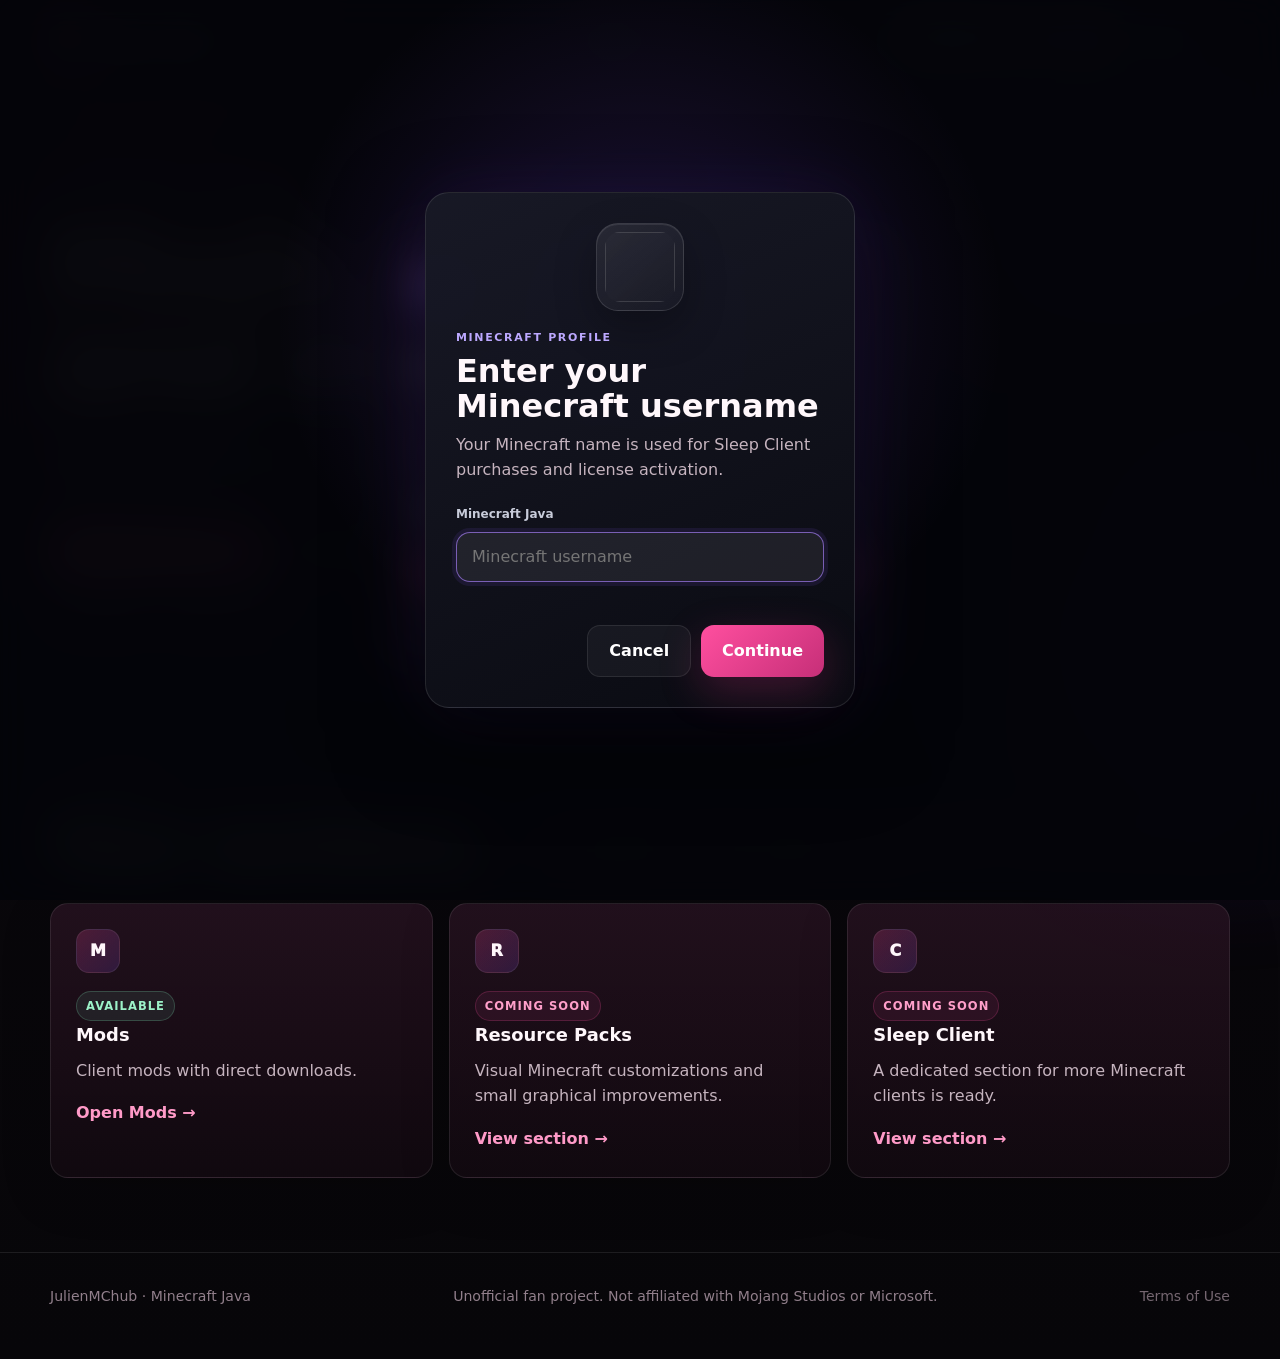
<file: index.html>
<!doctype html><html lang="en"><head>
<meta charset="utf-8"><meta name="viewport" content="width=device-width,initial-scale=1">
<meta name="description" content="Mods, Ressourcenpakete und weitere Minecraft-Downloads.">
<title>Sleep Client</title><link rel="icon" type="image/svg+xml" href="/favicon.svg?v=3">
<link rel="icon" type="image/png" href="/assets/sleep-client-icon.png?v=3">
<link rel="shortcut icon" href="/favicon.svg?v=3">
<link rel="apple-touch-icon" href="/assets/sleep-client-icon.png?v=3"><link rel="stylesheet" href="./assets/site.css"><link rel="stylesheet" href="./assets/minecraft-profile.css"></head>
<body data-page="home"><div class="bg-orb one"></div><div class="bg-orb two"></div><div id="cursor-glow"></div><header class="site-header"><div class="site-shell"><nav class="nav">
<a class="brand" href="./index.html"><span class="brand-mark">SC</span><span>Sleep Client</span></a>
<button class="mobile-toggle" aria-label="Open menu">☰</button>
<div class="nav-links">
<a href="./index.html" data-nav="home">Home</a>
<a href="./mods.html" data-nav="mods">Mods</a>
<a href="./resourcepacks.html" data-nav="resourcepacks">Resource Packs</a>
<a class="sleep-client-nav" href="./clients.html" data-nav="clients"><span class="sleep-moon" aria-hidden="true"><svg viewBox="0 0 32 32" role="img"><defs><linearGradient id="moonGrad" x1="6" y1="4" x2="25" y2="28" gradientUnits="userSpaceOnUse"><stop stop-color="#fffdf2"/><stop offset=".48" stop-color="#f4e5bc"/><stop offset="1" stop-color="#c9a866"/></linearGradient></defs><path d="M21.9 4.1c-5.6 1-9.8 5.8-9.8 11.6 0 6.5 5.2 11.7 11.7 11.7 1.1 0 2.2-.2 3.2-.4-2.1 2.1-5 3.4-8.3 3.4C12 30.4 6.6 25 6.6 18.3c0-6.8 5.4-12.2 12.1-12.2 1.1 0 2.2.1 3.2.4Z" fill="url(#moonGrad)"/><circle cx="11.7" cy="13.2" r="1.15" fill="#b9975b" opacity=".28"/><circle cx="12.9" cy="20.9" r=".9" fill="#b9975b" opacity=".22"/></svg></span><span>Sleep Client</span><span class="nav-mini">1.21.11</span></a>
<div class="lang-switch" aria-label="Language"><button type="button" class="lang-btn" data-lang="en">EN</button><span>/</span><button type="button" class="lang-btn" data-lang="de">DE</button></div></div></nav></div></header><main class="site-shell">
<section class="hero">
<div class="reveal">
<div class="eyebrow">Minecraft Downloads</div>
<h1><span class="gradient-text">Mods, Packs</span><br>and more.</h1>
<p class="lead">A modern download site for Minecraft Java. The Netherite Button mod is already available. More mods, resource packs and clients will follow.</p>
<div class="actions"><a class="btn btn-primary" href="./clients.html">View Sleep Client →</a><a class="btn btn-secondary" href="./mods.html">All Mods</a></div>
<div class="hero-meta"><span class="pill">Java Edition</span><span class="pill">Minecraft 1.21.11</span></div>
</div>
</section>

<section class="section reveal"><div class="section-head"><div><div class="eyebrow">Library</div><h2 class="section-title">Your sections.</h2></div><p class="section-copy">The navigation is already prepared for more downloads. Categories that are not yet published will show “Coming Soon” for now.</p></div>
<div class="card-grid">
<div class="card" data-tilt><div class="card-icon">M</div><span class="status live">Available</span><h3>Mods</h3><p>Client mods with direct downloads.</p><a class="card-link" href="./mods.html">Open Mods →</a></div>
<div class="card" data-tilt><div class="card-icon">R</div><span class="status soon">Coming Soon</span><h3>Resource Packs</h3><p>Visual Minecraft customizations and small graphical improvements.</p><a class="card-link" href="./resourcepacks.html">View section →</a></div>
<div class="card" data-tilt><div class="card-icon">C</div><span class="status soon">Coming Soon</span><h3>Sleep Client</h3><p>A dedicated section for more Minecraft clients is ready.</p><a class="card-link" href="./clients.html">View section →</a></div>
</div></section>

</main><footer class="footer"><div class="site-shell footer-row"><span>JulienMChub · Minecraft Java</span><span>Unofficial fan project. Not affiliated with Mojang Studios or Microsoft.</span></div></footer>
<div class="lightbox"><button class="lightbox-close">×</button><img alt=""></div>
<script src="./assets/site.js"></script><script src="./assets/minecraft-profile.js"></script><script src="./assets/live-chat.js"></script><script src="./assets/terms-gate.js"></script></body></html>
</file>
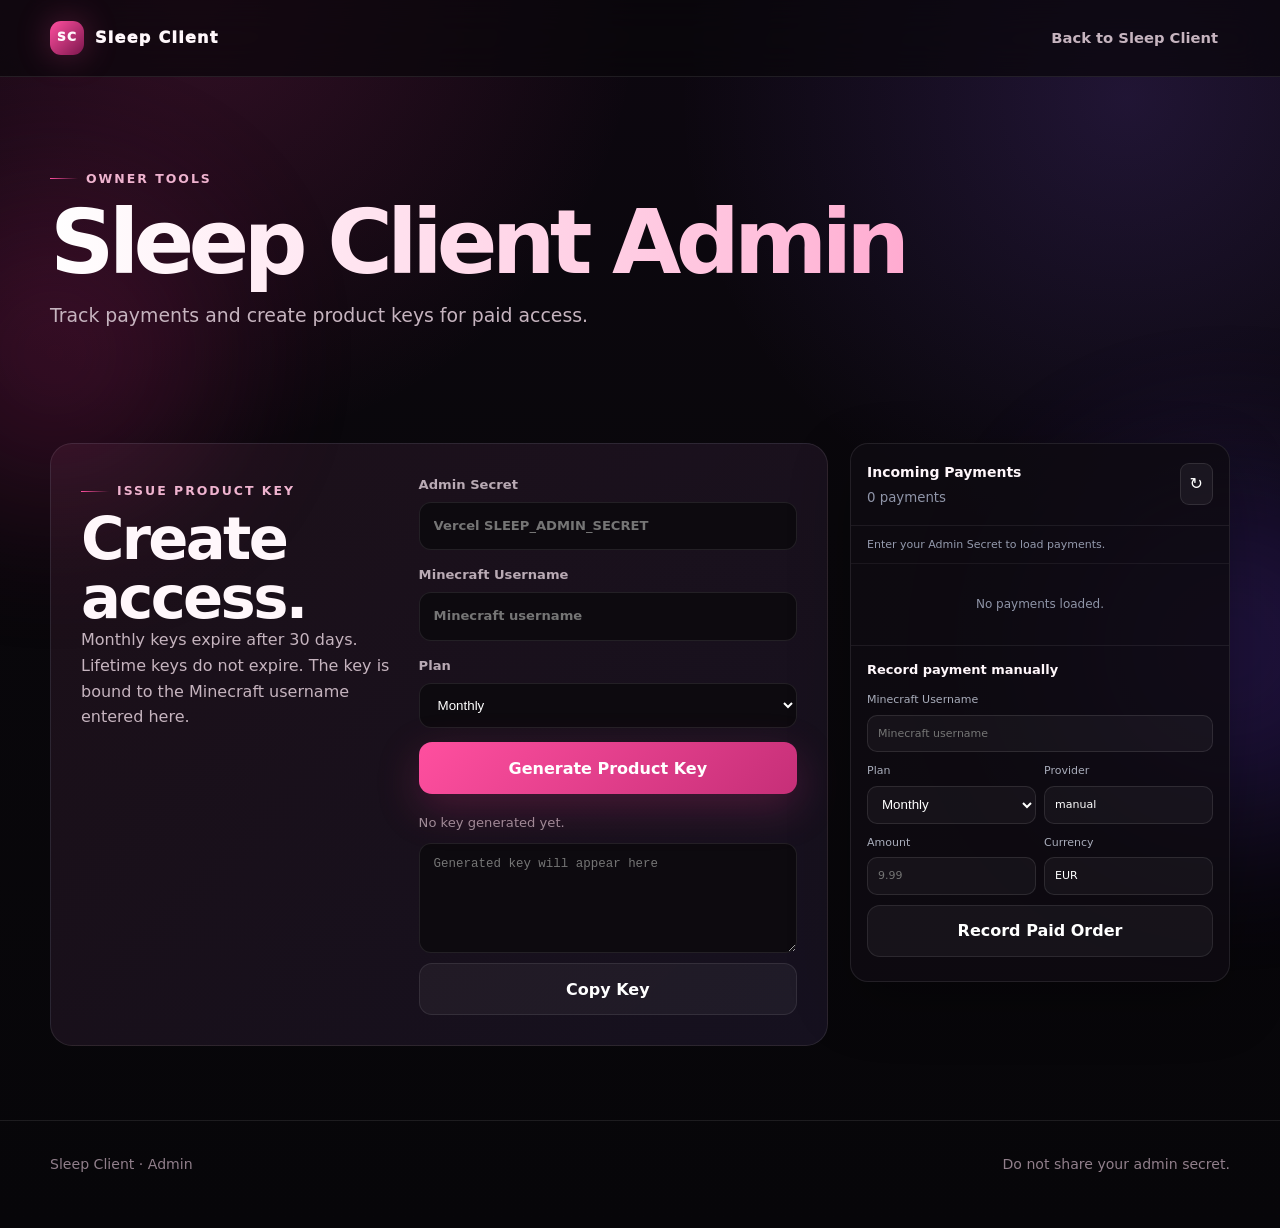
<file: admin.html>
<!doctype html><html lang="en"><head>
<meta charset="utf-8"><meta name="viewport" content="width=device-width,initial-scale=1">
<meta name="robots" content="noindex,nofollow">
<title>Sleep Client Admin</title>
<link rel="icon" type="image/svg+xml" href="/favicon.svg?v=3">
<link rel="icon" type="image/png" href="/assets/sleep-client-icon.png?v=3">
<link rel="shortcut icon" href="/favicon.svg?v=3">
<link rel="apple-touch-icon" href="/assets/sleep-client-icon.png?v=3">
<link rel="stylesheet" href="./assets/site.css">
<style>
.admin-grid{display:grid;grid-template-columns:minmax(0,1fr) 380px;gap:22px;align-items:start}
.admin-payment-panel{border:1px solid rgba(255,255,255,.09);border-radius:18px;background:rgba(14,11,18,.86);box-shadow:0 20px 60px rgba(0,0,0,.28);overflow:hidden}
.admin-payment-head{display:flex;align-items:center;justify-content:space-between;gap:12px;padding:15px 16px;border-bottom:1px solid rgba(255,255,255,.07)}
.admin-payment-head strong{font-size:14px}.admin-payment-head small{color:#8f95a8}
.admin-payment-refresh{border:1px solid rgba(255,255,255,.1);border-radius:9px;padding:7px 9px;background:rgba(255,255,255,.05);color:#fff;cursor:pointer}
.admin-payment-status{padding:10px 16px;border-bottom:1px solid rgba(255,255,255,.06);font-size:11px;color:#949aad}
.admin-payment-status.warn{color:#f0c77a}
.admin-payment-list{max-height:430px;overflow:auto;padding:9px}
.admin-payment-empty{padding:22px 12px;text-align:center;color:#8f95a8;font-size:12px}
.admin-payment-item{display:grid;gap:8px;padding:12px;margin-bottom:8px;border:1px solid rgba(255,255,255,.075);border-radius:14px;background:rgba(255,255,255,.035)}
.admin-payment-top{display:flex;align-items:center;justify-content:space-between;gap:10px}
.admin-payment-player{display:flex;align-items:center;gap:8px;min-width:0}
.admin-payment-dot{width:8px;height:8px;border-radius:50%;background:#67e8a5;box-shadow:0 0 14px rgba(103,232,165,.5)}
.admin-payment-player strong{font-size:13px;overflow:hidden;text-overflow:ellipsis;white-space:nowrap}
.admin-payment-amount{font-size:14px;font-weight:800;color:#fff}
.admin-payment-meta{display:flex;align-items:center;justify-content:space-between;gap:8px;color:#858b9d;font-size:10px}
.admin-payment-plan{padding:3px 7px;border-radius:999px;background:rgba(155,106,255,.12);color:#c8b5ff;font-weight:800;text-transform:uppercase;letter-spacing:.06em}
.admin-payment-use{width:100%;border:1px solid rgba(164,121,255,.24);border-radius:10px;padding:8px 10px;background:rgba(142,84,255,.08);color:#ddd1ff;font:inherit;font-size:11px;font-weight:800;cursor:pointer}
.admin-payment-use:hover{background:rgba(142,84,255,.15)}
.admin-manual-payment{display:grid;gap:10px;padding:14px 16px;border-top:1px solid rgba(255,255,255,.07)}
.admin-manual-payment h3{margin:0;font-size:13px}
.admin-manual-payment label{display:grid;gap:6px;font-size:11px;color:#a9adbb}
.admin-manual-payment input,.admin-manual-payment select{width:100%;box-sizing:border-box;border:1px solid rgba(255,255,255,.1);border-radius:10px;background:rgba(255,255,255,.04);color:#fff;padding:9px 10px}
.admin-manual-row{display:grid;grid-template-columns:1fr 1fr;gap:8px}
@media(max-width:980px){.admin-grid{grid-template-columns:1fr}}
</style>
</head><body>
<div class="bg-orb one"></div><div class="bg-orb two"></div>
<header class="site-header"><div class="site-shell"><nav class="nav">
<a class="brand" href="./index.html"><span class="brand-mark">SC</span><span>Sleep Client</span></a>
<div class="nav-links"><a href="./clients.html">Back to Sleep Client</a></div>
</nav></div></header>

<main class="site-shell">
<section class="page-hero reveal visible">
<div class="eyebrow">Owner Tools</div>
<h1><span class="gradient-text">Sleep Client Admin</span></h1>
<p class="lead">Track payments and create product keys for paid access.</p>
</section>

<section class="section admin-grid">
<div class="sleep-activation-panel">
<div>
<div class="eyebrow">Issue Product Key</div>
<h2 class="section-title">Create access.</h2>
<p class="section-copy">Monthly keys expire after 30 days. Lifetime keys do not expire. The key is bound to the Minecraft username entered here.</p>
</div>
<form class="sleep-key-form" id="admin-license-form">
<label>Admin Secret<input id="admin-secret" type="password" autocomplete="current-password" placeholder="Vercel SLEEP_ADMIN_SECRET"></label>
<label>Minecraft Username<input id="admin-mc-name" type="text" autocomplete="off" placeholder="Minecraft username"></label>
<label>Plan
<select id="admin-plan" class="sleep-admin-select">
<option value="monthly">Monthly</option>
<option value="lifetime">Lifetime</option>
</select></label>
<button class="btn btn-primary" type="submit">Generate Product Key</button>
<div class="sleep-admin-result" id="admin-result">
<p id="admin-status">No key generated yet.</p>
<textarea id="admin-key-output" readonly placeholder="Generated key will appear here"></textarea>
<button class="btn btn-secondary" id="copy-admin-key" type="button">Copy Key</button>
</div>
</form>
</div>

<aside class="admin-payment-panel" aria-label="Incoming payments">
  <div class="admin-payment-head">
    <div><strong>Incoming Payments</strong><br><small id="payment-count">0 payments</small></div>
    <button class="admin-payment-refresh" id="payment-refresh" type="button">↻</button>
  </div>
  <div class="admin-payment-status" id="payment-feed-status">Enter your Admin Secret to load payments.</div>
  <div class="admin-payment-list" id="payment-feed-list"><div class="admin-payment-empty">No payments loaded.</div></div>

  <form class="admin-manual-payment" id="manual-payment-form">
    <h3>Record payment manually</h3>
    <label>Minecraft Username<input id="payment-username" type="text" maxlength="16" autocomplete="off" placeholder="Minecraft username"></label>
    <div class="admin-manual-row">
      <label>Plan<select id="payment-plan"><option value="monthly">Monthly</option><option value="lifetime">Lifetime</option></select></label>
      <label>Provider<input id="payment-provider" type="text" value="manual" maxlength="40"></label>
    </div>
    <div class="admin-manual-row">
      <label>Amount<input id="payment-amount" type="number" min="0.01" step="0.01" placeholder="9.99"></label>
      <label>Currency<input id="payment-currency" type="text" maxlength="3" value="EUR"></label>
    </div>
    <button class="btn btn-secondary" type="submit">Record Paid Order</button>
    <p class="sleep-form-status" id="manual-payment-status"></p>
  </form>
</aside>
</section>
</main>

<footer class="footer"><div class="site-shell footer-row"><span>Sleep Client · Admin</span><span>Do not share your admin secret.</span></div></footer>
<script>
const form=document.getElementById('admin-license-form');
const status=document.getElementById('admin-status');
const output=document.getElementById('admin-key-output');
const secretInput=document.getElementById('admin-secret');
const feedList=document.getElementById('payment-feed-list');
const feedStatus=document.getElementById('payment-feed-status');
const paymentCount=document.getElementById('payment-count');

secretInput.value=sessionStorage.getItem('sleep-admin-secret')||'';
secretInput.addEventListener('input',()=>{
  sessionStorage.setItem('sleep-admin-secret',secretInput.value);
});

const money=(amount,currency)=>{
  try{return new Intl.NumberFormat(undefined,{style:'currency',currency:currency||'EUR'}).format(Number(amount)||0);}
  catch{return (Number(amount)||0).toFixed(2)+' '+(currency||'EUR');}
};

const renderPayments=(payments,storage)=>{
  paymentCount.textContent=payments.length+' payment'+(payments.length===1?'':'s');
  feedList.innerHTML='';
  feedStatus.textContent=storage==='redis'?'Live · persistent Redis storage':'Live · temporary memory storage';
  feedStatus.classList.toggle('warn',storage!=='redis');

  if(!payments.length){
    feedList.innerHTML='<div class="admin-payment-empty">No incoming payments yet.</div>';
    return;
  }

  payments.forEach(payment=>{
    const item=document.createElement('article');
    item.className='admin-payment-item';

    const top=document.createElement('div');
    top.className='admin-payment-top';

    const player=document.createElement('div');
    player.className='admin-payment-player';
    const dot=document.createElement('span');
    dot.className='admin-payment-dot';
    const name=document.createElement('strong');
    name.textContent=payment.username||payment.payer||'Unknown';
    player.append(dot,name);

    const amount=document.createElement('span');
    amount.className='admin-payment-amount';
    amount.textContent=money(payment.amount,payment.currency||'EUR');
    top.append(player,amount);

    const meta=document.createElement('div');
    meta.className='admin-payment-meta';
    const plan=document.createElement('span');
    plan.className='admin-payment-plan';
    plan.textContent=payment.plan||'Other';
    const info=document.createElement('span');
    info.textContent=(payment.provider||'unknown')+' · '+new Date(payment.receivedAt||payment.recordedAt||Date.now()).toLocaleString();
    meta.append(plan,info);
    item.append(top,meta);

    if(payment.plan==='monthly'||payment.plan==='lifetime'){
      const use=document.createElement('button');
      use.type='button';
      use.className='admin-payment-use';
      use.textContent='Use for key';
      use.addEventListener('click',()=>{
        document.getElementById('admin-mc-name').value=payment.username||payment.payer||'';
        document.getElementById('admin-plan').value=payment.plan;
        status.textContent='Payment selected. Generate the key when ready.';
        form.scrollIntoView({behavior:'smooth',block:'center'});
      });
      item.append(use);
    }

    feedList.appendChild(item);
  });
};

async function loadPayments(){
  const secret=secretInput.value.trim();
  if(!secret){
    feedStatus.textContent='Enter your Admin Secret to load payments.';
    feedStatus.classList.remove('warn');
    return;
  }
  try{
    const r=await fetch('/api/payments/list?ts='+Date.now(),{
      headers:{Authorization:'Bearer '+secret},
      cache:'no-store'
    });
    const data=await r.json();
    if(!r.ok||!data.ok){
      feedStatus.textContent=data.error==='unauthorized'?'Wrong Admin Secret.':'Could not load payments.';
      feedStatus.classList.add('warn');
      return;
    }
    renderPayments(Array.isArray(data.payments)?data.payments:[],data.storage);
  }catch{
    feedStatus.textContent='Could not reach the payment server.';
    feedStatus.classList.add('warn');
  }
}

document.getElementById('payment-refresh').addEventListener('click',loadPayments);
secretInput.addEventListener('change',loadPayments);
setInterval(loadPayments,5000);
if(secretInput.value)loadPayments();

document.getElementById('manual-payment-form').addEventListener('submit',async e=>{
  e.preventDefault();
  const out=document.getElementById('manual-payment-status');
  const secret=secretInput.value.trim();
  if(!secret){out.textContent='Enter the Admin Secret first.';return;}
  const body={
    username:document.getElementById('payment-username').value.trim(),
    plan:document.getElementById('payment-plan').value,
    provider:document.getElementById('payment-provider').value.trim()||'manual',
    amount:Number(document.getElementById('payment-amount').value),
    currency:document.getElementById('payment-currency').value.trim().toUpperCase()||'EUR',
    eventId:'manual-'+Date.now()+'-'+Math.random().toString(36).slice(2,10)
  };
  out.textContent='Recording payment…';
  try{
    const r=await fetch('/api/payments/report',{
      method:'POST',
      headers:{'Content-Type':'application/json',Authorization:'Bearer '+secret},
      body:JSON.stringify(body)
    });
    const data=await r.json();
    if(!r.ok||!data.ok){out.textContent='Could not record payment: '+(data.error||'unknown_error');return;}
    out.textContent='Payment recorded.';
    document.getElementById('admin-mc-name').value=body.username;
    document.getElementById('admin-plan').value=body.plan;
    await loadPayments();
  }catch{
    out.textContent='Could not reach the payment server.';
  }
});

form.addEventListener('submit',async e=>{
  e.preventDefault();
  const secret=secretInput.value;
  sessionStorage.setItem('sleep-admin-secret',secret);
  const username=document.getElementById('admin-mc-name').value.trim();
  const plan=document.getElementById('admin-plan').value;
  output.value='';
  status.textContent='Generating signed key…';
  try{
    const r=await fetch('/api/license/issue',{
      method:'POST',
      headers:{'Content-Type':'application/json','Authorization':'Bearer '+secret},
      body:JSON.stringify({username,plan})
    });
    const data=await r.json();
    if(!r.ok||!data.ok){
      status.textContent='Could not generate key: '+(data.error||'unknown_error');
      return;
    }
    output.value=data.key;
    const expiry=data.expiresAt?new Date(data.expiresAt).toLocaleString():'Lifetime';
    status.textContent='Key created for '+data.username+' · '+data.plan+' · '+expiry;
  }catch{
    status.textContent='Could not reach the license server.';
  }
});

document.getElementById('copy-admin-key').addEventListener('click',async()=>{
  if(!output.value)return;
  await navigator.clipboard.writeText(output.value);
  status.textContent='Product key copied.';
});
</script>
</body></html>
</file>
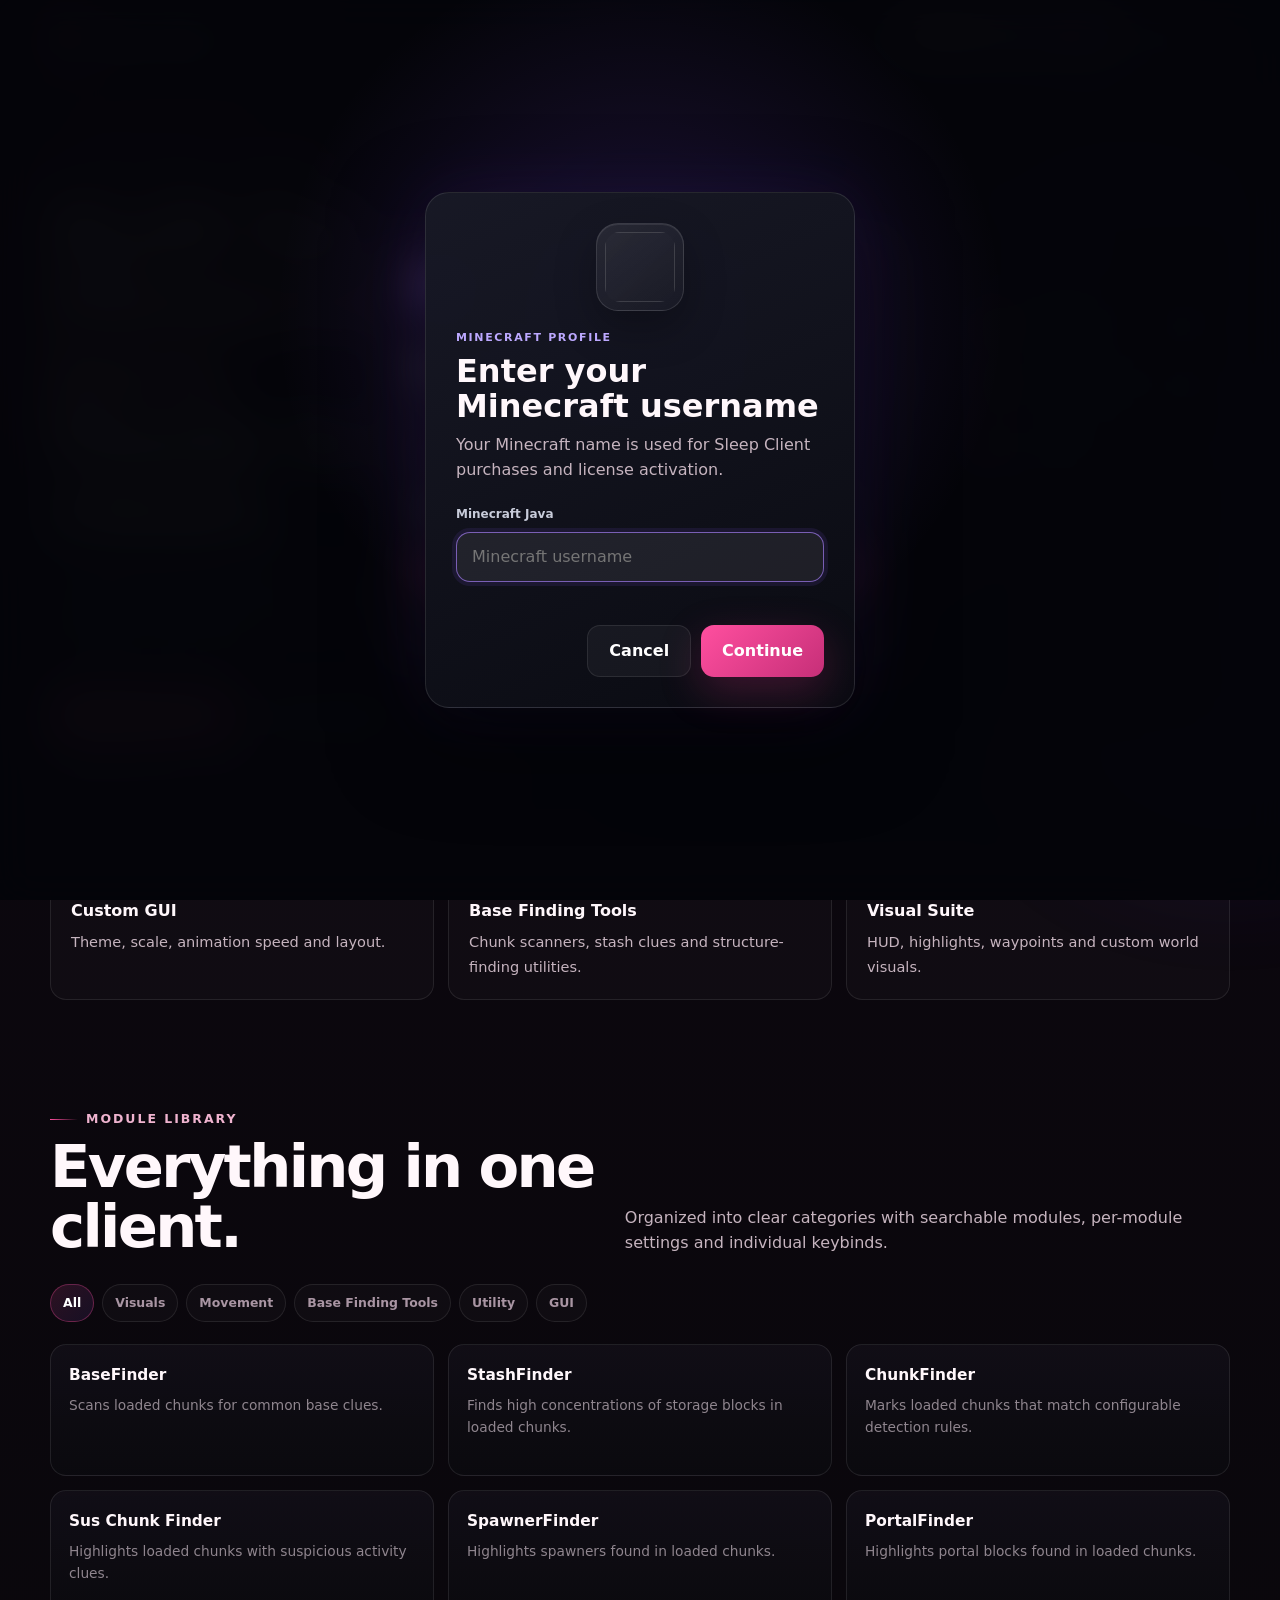
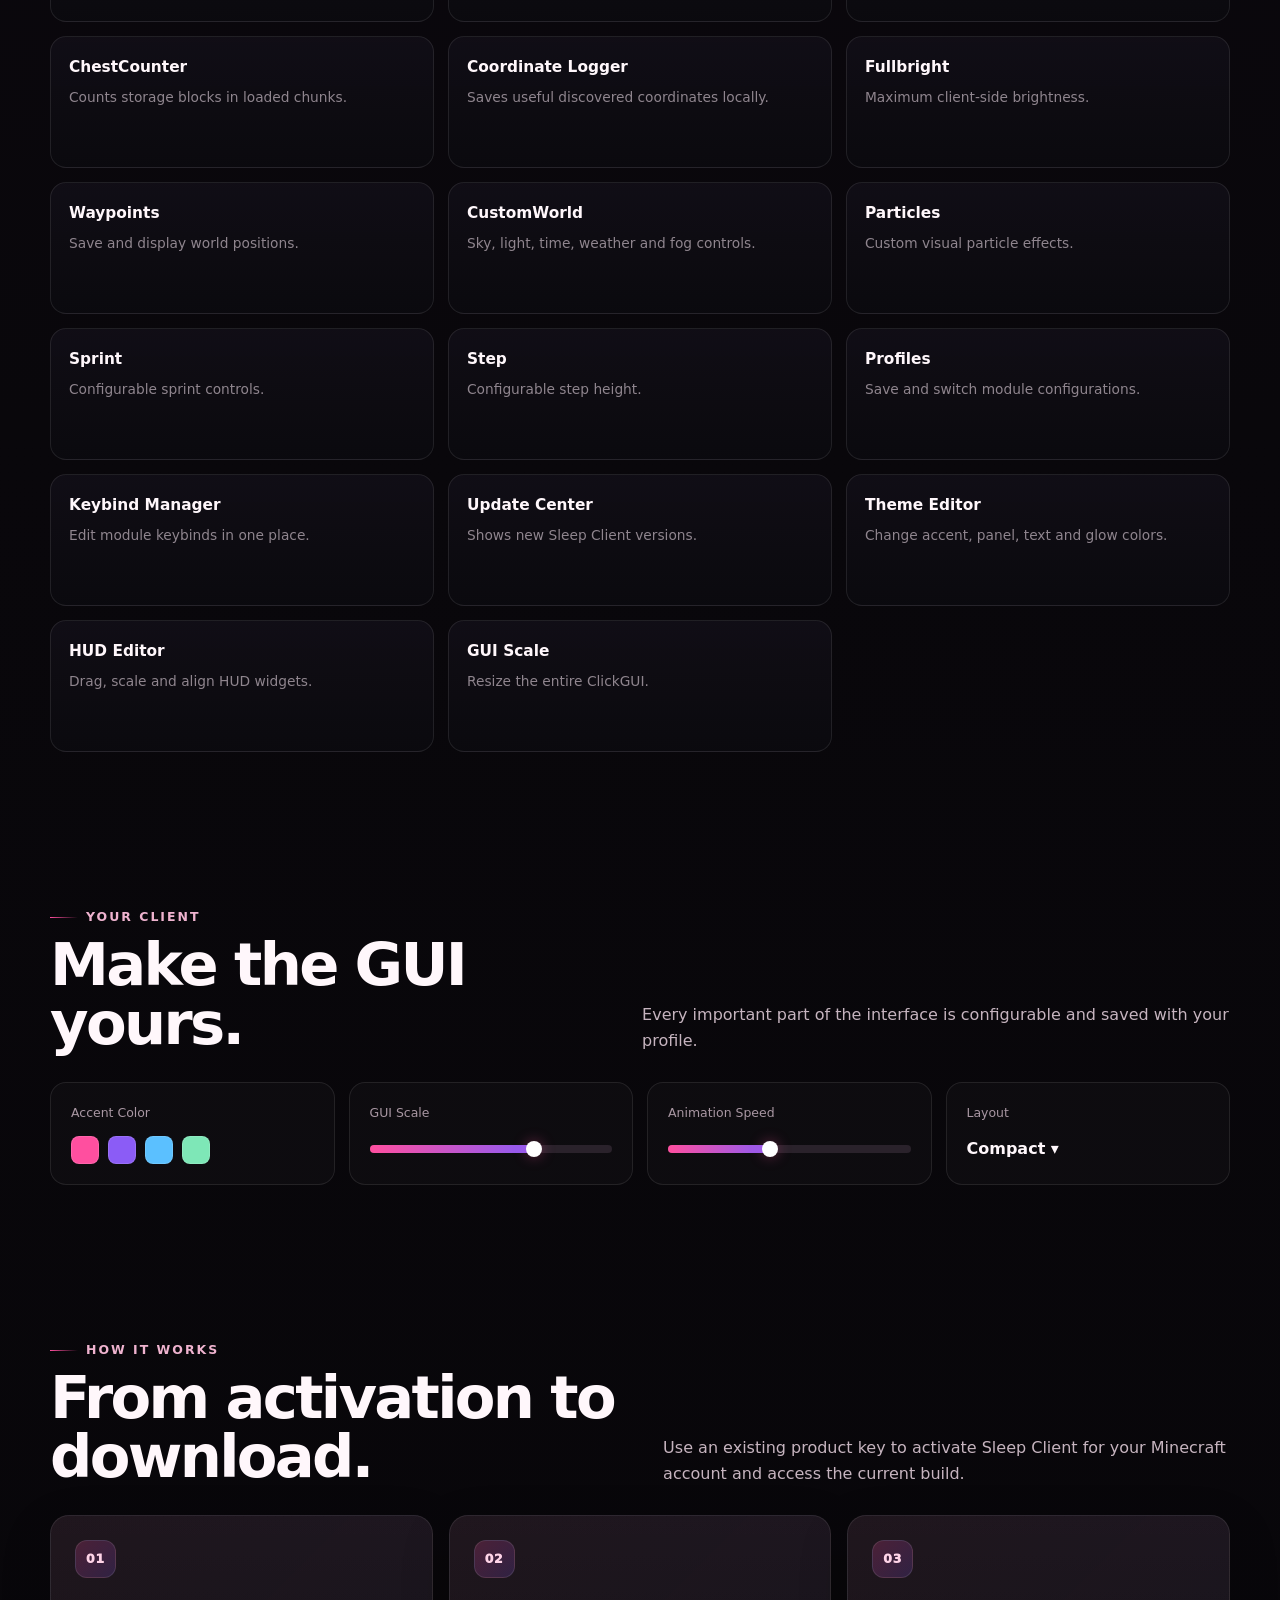
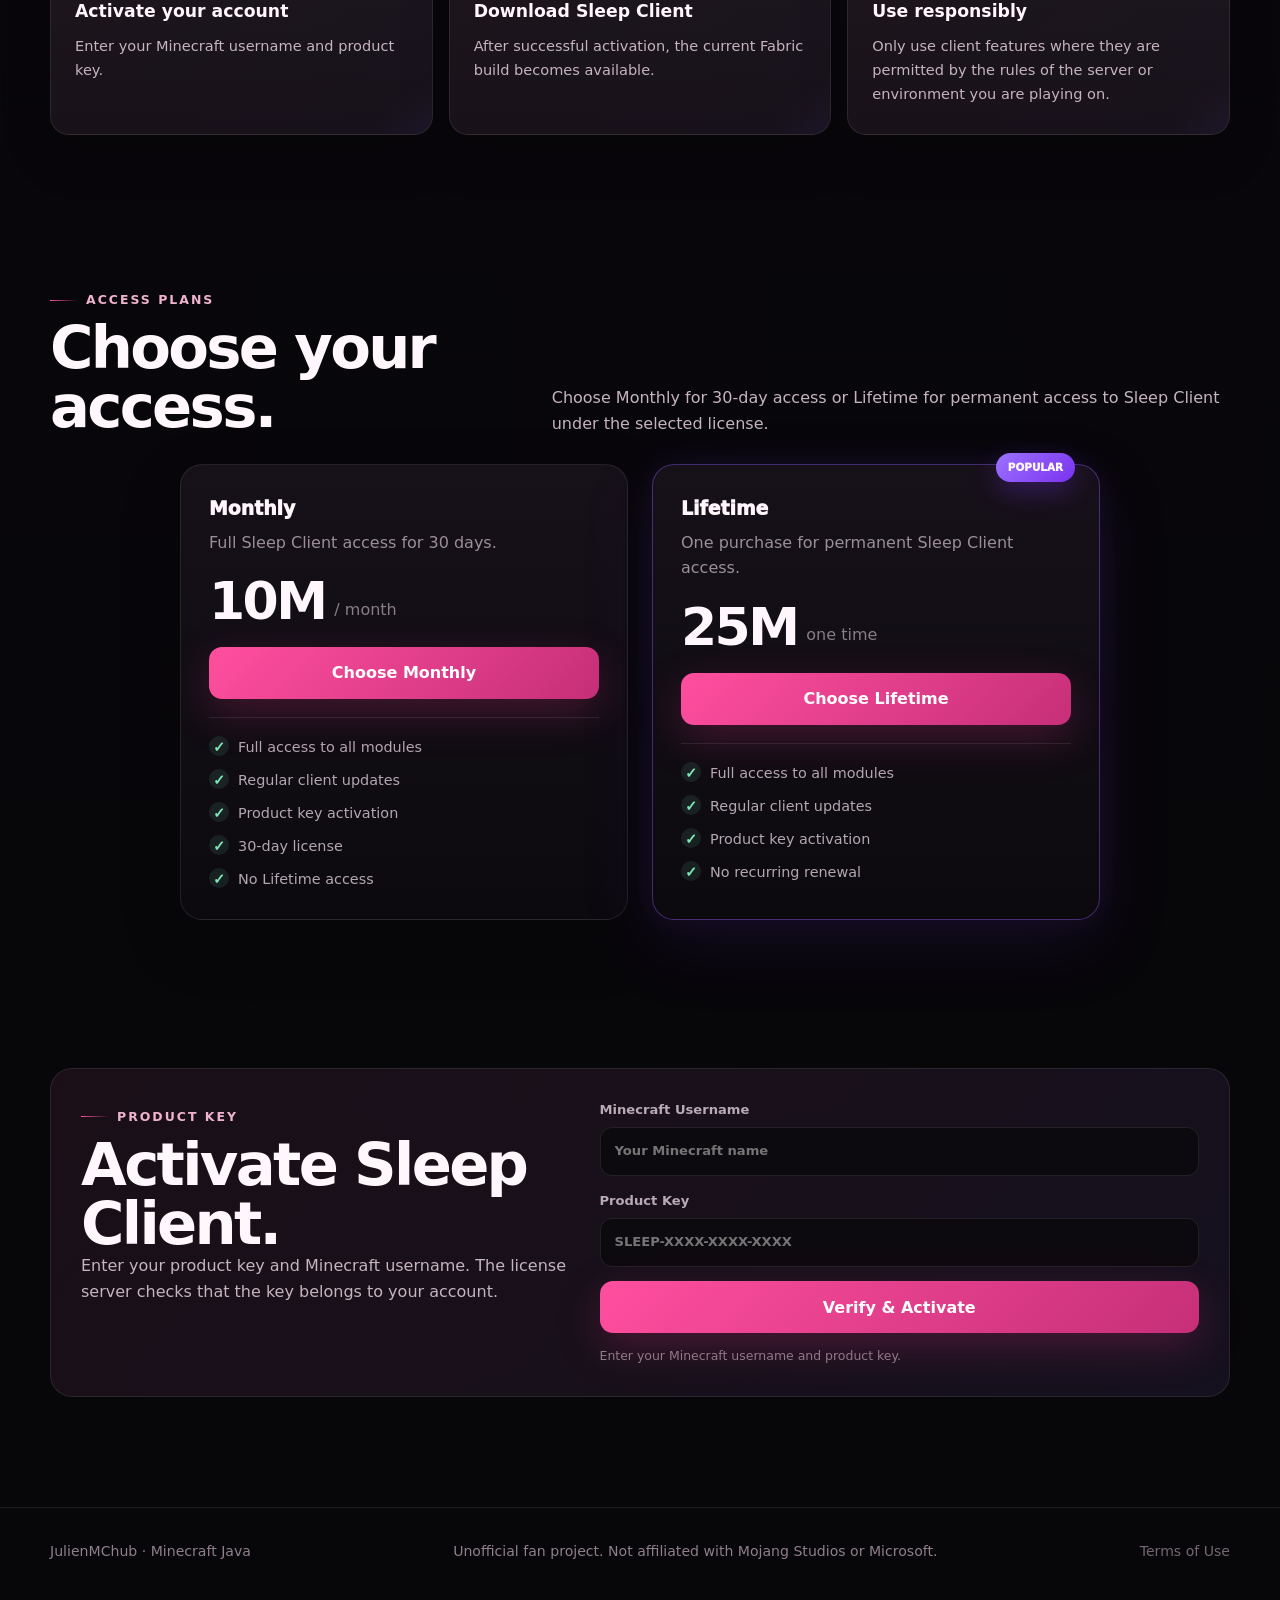
<file: clients.html>
<!doctype html><html lang="en"><head>
<meta charset="utf-8"><meta name="viewport" content="width=device-width,initial-scale=1">
<meta name="description" content="Sleep Client for Minecraft Java 1.21.11.">
<title>Sleep Client</title><link rel="icon" type="image/svg+xml" href="/favicon.svg?v=3">
<link rel="icon" type="image/png" href="/assets/sleep-client-icon.png?v=3">
<link rel="shortcut icon" href="/favicon.svg?v=3">
<link rel="apple-touch-icon" href="/assets/sleep-client-icon.png?v=3">



<link rel="stylesheet" href="./assets/site.css">
<link rel="stylesheet" href="./assets/minecraft-profile.css">
</head>
<body data-page="clients"><div class="bg-orb one"></div><div class="bg-orb two"></div><div id="cursor-glow"></div>

<header class="site-header"><div class="site-shell"><nav class="nav">
<a class="brand" href="./index.html"><span class="brand-mark">SC</span><span>Sleep Client</span></a>
<button class="mobile-toggle" aria-label="Open menu">☰</button>
<div class="nav-links">
<a href="./index.html" data-nav="home">Home</a>
<a href="./mods.html" data-nav="mods">Mods</a>
<a href="./resourcepacks.html" data-nav="resourcepacks">Resource Packs</a>
<a class="sleep-client-nav" href="./clients.html" data-nav="clients"><span class="sleep-moon" aria-hidden="true"><svg viewBox="0 0 32 32" role="img"><defs><linearGradient id="moonGrad" x1="6" y1="4" x2="25" y2="28" gradientUnits="userSpaceOnUse"><stop stop-color="#fffdf2"/><stop offset=".48" stop-color="#f4e5bc"/><stop offset="1" stop-color="#c9a866"/></linearGradient></defs><path d="M21.9 4.1c-5.6 1-9.8 5.8-9.8 11.6 0 6.5 5.2 11.7 11.7 11.7 1.1 0 2.2-.2 3.2-.4-2.1 2.1-5 3.4-8.3 3.4C12 30.4 6.6 25 6.6 18.3c0-6.8 5.4-12.2 12.1-12.2 1.1 0 2.2.1 3.2.4Z" fill="url(#moonGrad)"/></svg></span><span>Sleep Client</span><span class="nav-mini">1.21.11</span></a>
<div class="lang-switch" aria-label="Language"><button type="button" class="lang-btn" data-lang="en">EN</button><span>/</span><button type="button" class="lang-btn" data-lang="de">DE</button></div>
</div></nav></div></header>

<main class="site-shell sleep-product-page">
<section class="sleep-product-hero reveal">
  <div class="sleep-product-copy">
    <div class="eyebrow">Sleep Client · Minecraft 1.21.11</div>
    <h1><span class="gradient-text">Built for Minecraft Java.</span><br>Made to feel clean.</h1>
    <p class="lead">A configurable Minecraft Java client with a modern module GUI, smooth animations, utility tools and a complete visual suite.</p>
    <div class="actions">
      <a class="btn btn-primary" href="#pricing">Get Sleep Client</a>
      <a class="btn btn-secondary" href="#modules">View Modules</a>
    </div>
    <div class="hero-meta">
      <span class="pill">Minecraft 1.21.11</span>
      <span class="pill">Fabric</span>
      <span class="pill">Custom GUI</span>
      <span class="pill">Regular Updates</span>
    </div>
  </div>

  <div class="sleep-gui-demo" aria-label="Sleep Client GUI preview">
    <div class="sleep-gui-sidebar">
      <div class="sleep-gui-logo"><span class="sleep-gui-logo-mark">☾</span><div><strong>Sleep Client</strong><small>v1.0</small></div></div>
      <span class="sleep-gui-label">MODULES</span>
      <button class="sleep-demo-tab active" data-demo-category="visuals">◈ Visuals</button>
      <button class="sleep-demo-tab" data-demo-category="movement">➜ Movement</button>
      <button class="sleep-demo-tab" data-demo-category="basefinding">⌖ Base Finding Tools</button>
      <button class="sleep-demo-tab" data-demo-category="misc">◇ Utility</button>
      <span class="sleep-gui-label general-label">GENERAL</span>
      <button class="sleep-demo-tab" data-demo-category="gui">⚙ GUI</button>
      <button class="sleep-demo-tab" data-demo-category="settings">⌁ Settings</button>
    </div>
    <div class="sleep-gui-main">
      <div class="sleep-gui-topbar"><strong id="sleep-demo-title">Visuals</strong><span class="sleep-demo-time">19:05</span><div class="sleep-demo-search">Search modules…</div></div>
      <div class="sleep-gui-modules" id="sleep-demo-modules">
        <div class="sleep-module-row active"><span>Fullbright</span><i></i></div>
        <div class="sleep-module-row"><span>Waypoints</span><i></i></div>
        <div class="sleep-module-row active"><span>CustomWorld</span><i></i></div>
        <div class="sleep-module-row"><span>Block Highlight</span><i></i></div>
        <div class="sleep-module-row active"><span>Show HUD</span><i></i></div>
        <div class="sleep-module-row"><span>Particles</span><i></i></div>
      </div>
    </div>
  </div>
</section>

<section class="section sleep-highlight-strip reveal">
  <div><strong>Custom GUI</strong><span>Theme, scale, animation speed and layout.</span></div>
  <div><strong>Base Finding Tools</strong><span>Chunk scanners, stash clues and structure-finding utilities.</span></div>
  <div><strong>Visual Suite</strong><span>HUD, highlights, waypoints and custom world visuals.</span></div>
</section>

<section class="section reveal" id="modules">
  <div class="section-head">
    <div><div class="eyebrow">Module Library</div><h2 class="section-title">Everything in one client.</h2></div>
    <p class="section-copy">Organized into clear categories with searchable modules, per-module settings and individual keybinds.</p>
  </div>
  <div class="sleep-category-tabs" role="tablist">
    <button class="sleep-category-button active" data-module-filter="all">All</button>
    <button class="sleep-category-button" data-module-filter="visuals">Visuals</button>
    <button class="sleep-category-button" data-module-filter="movement">Movement</button>
    <button class="sleep-category-button" data-module-filter="basefinding">Base Finding Tools</button>
    <button class="sleep-category-button" data-module-filter="misc">Utility</button>
    <button class="sleep-category-button" data-module-filter="gui">GUI</button>
  </div>
  <div class="sleep-module-grid">
    <article class="sleep-feature-card" data-module-category="basefinding"><div class="sleep-feature-head"><h3>BaseFinder</h3></div><p>Scans loaded chunks for common base clues.</p></article>
    <article class="sleep-feature-card" data-module-category="basefinding"><div class="sleep-feature-head"><h3>StashFinder</h3></div><p>Finds high concentrations of storage blocks in loaded chunks.</p></article>
    <article class="sleep-feature-card" data-module-category="basefinding"><div class="sleep-feature-head"><h3>ChunkFinder</h3></div><p>Marks loaded chunks that match configurable detection rules.</p></article>
    <article class="sleep-feature-card" data-module-category="basefinding"><div class="sleep-feature-head"><h3>Sus Chunk Finder</h3></div><p>Highlights loaded chunks with suspicious activity clues.</p></article>
    <article class="sleep-feature-card" data-module-category="basefinding"><div class="sleep-feature-head"><h3>SpawnerFinder</h3></div><p>Highlights spawners found in loaded chunks.</p></article>
    <article class="sleep-feature-card" data-module-category="basefinding"><div class="sleep-feature-head"><h3>PortalFinder</h3></div><p>Highlights portal blocks found in loaded chunks.</p></article>
    <article class="sleep-feature-card" data-module-category="basefinding"><div class="sleep-feature-head"><h3>ChestCounter</h3></div><p>Counts storage blocks in loaded chunks.</p></article>
    <article class="sleep-feature-card" data-module-category="basefinding"><div class="sleep-feature-head"><h3>Coordinate Logger</h3></div><p>Saves useful discovered coordinates locally.</p></article>
    <article class="sleep-feature-card" data-module-category="visuals"><div class="sleep-feature-head"><h3>Fullbright</h3></div><p>Maximum client-side brightness.</p></article>
    <article class="sleep-feature-card" data-module-category="visuals"><div class="sleep-feature-head"><h3>Waypoints</h3></div><p>Save and display world positions.</p></article>
    <article class="sleep-feature-card" data-module-category="visuals"><div class="sleep-feature-head"><h3>CustomWorld</h3></div><p>Sky, light, time, weather and fog controls.</p></article>
    <article class="sleep-feature-card" data-module-category="visuals"><div class="sleep-feature-head"><h3>Particles</h3></div><p>Custom visual particle effects.</p></article>
    <article class="sleep-feature-card" data-module-category="movement"><div class="sleep-feature-head"><h3>Sprint</h3></div><p>Configurable sprint controls.</p></article>
    <article class="sleep-feature-card" data-module-category="movement"><div class="sleep-feature-head"><h3>Step</h3></div><p>Configurable step height.</p></article>
    <article class="sleep-feature-card" data-module-category="misc"><div class="sleep-feature-head"><h3>Profiles</h3></div><p>Save and switch module configurations.</p></article>
    <article class="sleep-feature-card" data-module-category="misc"><div class="sleep-feature-head"><h3>Keybind Manager</h3></div><p>Edit module keybinds in one place.</p></article>
    <article class="sleep-feature-card" data-module-category="misc"><div class="sleep-feature-head"><h3>Update Center</h3></div><p>Shows new Sleep Client versions.</p></article>
    <article class="sleep-feature-card" data-module-category="gui"><div class="sleep-feature-head"><h3>Theme Editor</h3></div><p>Change accent, panel, text and glow colors.</p></article>
    <article class="sleep-feature-card" data-module-category="gui"><div class="sleep-feature-head"><h3>HUD Editor</h3></div><p>Drag, scale and align HUD widgets.</p></article>
    <article class="sleep-feature-card" data-module-category="gui"><div class="sleep-feature-head"><h3>GUI Scale</h3></div><p>Resize the entire ClickGUI.</p></article>
  </div>
</section>

<section class="section reveal sleep-customize-section">
  <div class="section-head">
    <div><div class="eyebrow">Your Client</div><h2 class="section-title">Make the GUI yours.</h2></div>
    <p class="section-copy">Every important part of the interface is configurable and saved with your profile.</p>
  </div>
  <div class="sleep-settings-preview">
    <div class="sleep-settings-card"><span>Accent Color</span><div class="fake-color-row"><i></i><i></i><i></i><i></i></div></div>
    <div class="sleep-settings-card"><span>GUI Scale</span><div class="fake-slider"><b></b></div></div>
    <div class="sleep-settings-card"><span>Animation Speed</span><div class="fake-slider second"><b></b></div></div>
    <div class="sleep-settings-card"><span>Layout</span><strong>Compact ▾</strong></div>
  </div>
</section>

<section class="section reveal" id="how-it-works">
  <div class="section-head">
    <div><div class="eyebrow">How it works</div><h2 class="section-title">From activation to download.</h2></div>
    <p class="section-copy">Use an existing product key to activate Sleep Client for your Minecraft account and access the current build.</p>
  </div>
  <div class="sleep-flow-grid">
    <article class="sleep-flow-card"><span class="sleep-flow-number">01</span><h3>Activate your account</h3><p>Enter your Minecraft username and product key.</p></article>
    <article class="sleep-flow-card"><span class="sleep-flow-number">02</span><h3>Download Sleep Client</h3><p>After successful activation, the current Fabric build becomes available.</p></article>
    <article class="sleep-flow-card"><span class="sleep-flow-number">03</span><h3>Use responsibly</h3><p>Only use client features where they are permitted by the rules of the server or environment you are playing on.</p></article>
  </div>
</section>

<section class="section reveal" id="pricing">
  <div class="section-head pricing-heading">
    <div>
      <div class="eyebrow">Access Plans</div>
      <h2 class="section-title">Choose your access.</h2>
    </div>
    <p class="section-copy">Choose Monthly for 30-day access or Lifetime for permanent access to Sleep Client under the selected license.</p>
  </div>

  <div class="sleep-pricing-grid">
    <article class="sleep-price-card">
      <div>
        <span class="price-kicker">Monthly</span>
        <p>Full Sleep Client access for 30 days.</p>
      </div>
      <div class="sleep-price"><strong>10M</strong><span>/ month</span></div>
      <button class="btn btn-primary sleep-buy-btn" type="button" data-plan="monthly">Choose Monthly</button>
      <ul>
        <li>Full access to all modules</li>
        <li>Regular client updates</li>
        <li>Product key activation</li>
        <li>30-day license</li>
        <li>No Lifetime access</li>
      </ul>
    </article>

    <article class="sleep-price-card featured-price">
      <span class="popular-ribbon">POPULAR</span>
      <div>
        <span class="price-kicker">Lifetime</span>
        <p>One purchase for permanent Sleep Client access.</p>
      </div>
      <div class="sleep-price"><strong>25M</strong><span>one time</span></div>
      <button class="btn btn-primary sleep-buy-btn" type="button" data-plan="lifetime">Choose Lifetime</button>
      <ul>
        <li>Full access to all modules</li>
        <li>Regular client updates</li>
        <li>Product key activation</li>
        <li>No recurring renewal</li>
      </ul>
    </article>
  </div>
</section>

<section class="section reveal" id="activation">
  <div class="sleep-activation-panel">
    <div>
      <div class="eyebrow">Product Key</div>
      <h2 class="section-title">Activate Sleep Client.</h2>
      <p class="section-copy">Enter your product key and Minecraft username. The license server checks that the key belongs to your account.</p>
    </div>
    <form class="sleep-key-form" id="sleep-key-form">
      <label>Minecraft Username<input id="sleep-mc-name" type="text" placeholder="Your Minecraft name" autocomplete="off"></label>
      <label>Product Key<input id="sleep-product-key" type="text" placeholder="SLEEP-XXXX-XXXX-XXXX" autocomplete="off"></label>
      <button class="btn btn-primary" type="submit">Verify & Activate</button>
      <p class="sleep-form-status" id="sleep-form-status">Enter your Minecraft username and product key.</p>
    </form>

    <div class="sleep-update-notice" id="sleep-update-notice" hidden>
      <div><span class="eyebrow">UPDATE</span><h3 id="sleep-update-title">A new Sleep Client version is available.</h3><p id="sleep-update-text">Download the latest version to get the newest improvements and fixes.</p></div>
      <a class="btn btn-primary" id="sleep-update-download" href="./downloads/Sleep-Client-1.21.11.jar" download>Download latest version</a>
    </div>

    <div class="sleep-download-panel" id="sleep-download-panel" hidden>
      <div><span class="eyebrow">DOWNLOAD</span><h3>Your Sleep Client is ready.</h3><p>Your license is valid. Download the Fabric mod for Minecraft Java 1.21.11 and place the JAR file in your mods folder.</p></div>
      <a class="btn btn-primary sleep-download-btn" id="sleep-download-btn" href="./downloads/Sleep-Client-1.21.11.jar" download>Download Sleep Client 1.21.11</a>
    </div>
  </div>
</section>
</main>

<footer class="footer"><div class="site-shell footer-row"><span>JulienMChub · Minecraft Java</span><span>Unofficial fan project. Not affiliated with Mojang Studios or Microsoft.</span></div></footer>
<div class="lightbox"><button class="lightbox-close">×</button><img alt=""></div>
<script src="./assets/site.js"></script><script src="./assets/minecraft-profile.js"></script><script src="./assets/live-chat.js"></script><script src="./assets/terms-gate.js"></script>
<!-- pricing-monthly-lifetime-live -->
</body></html>
</file>
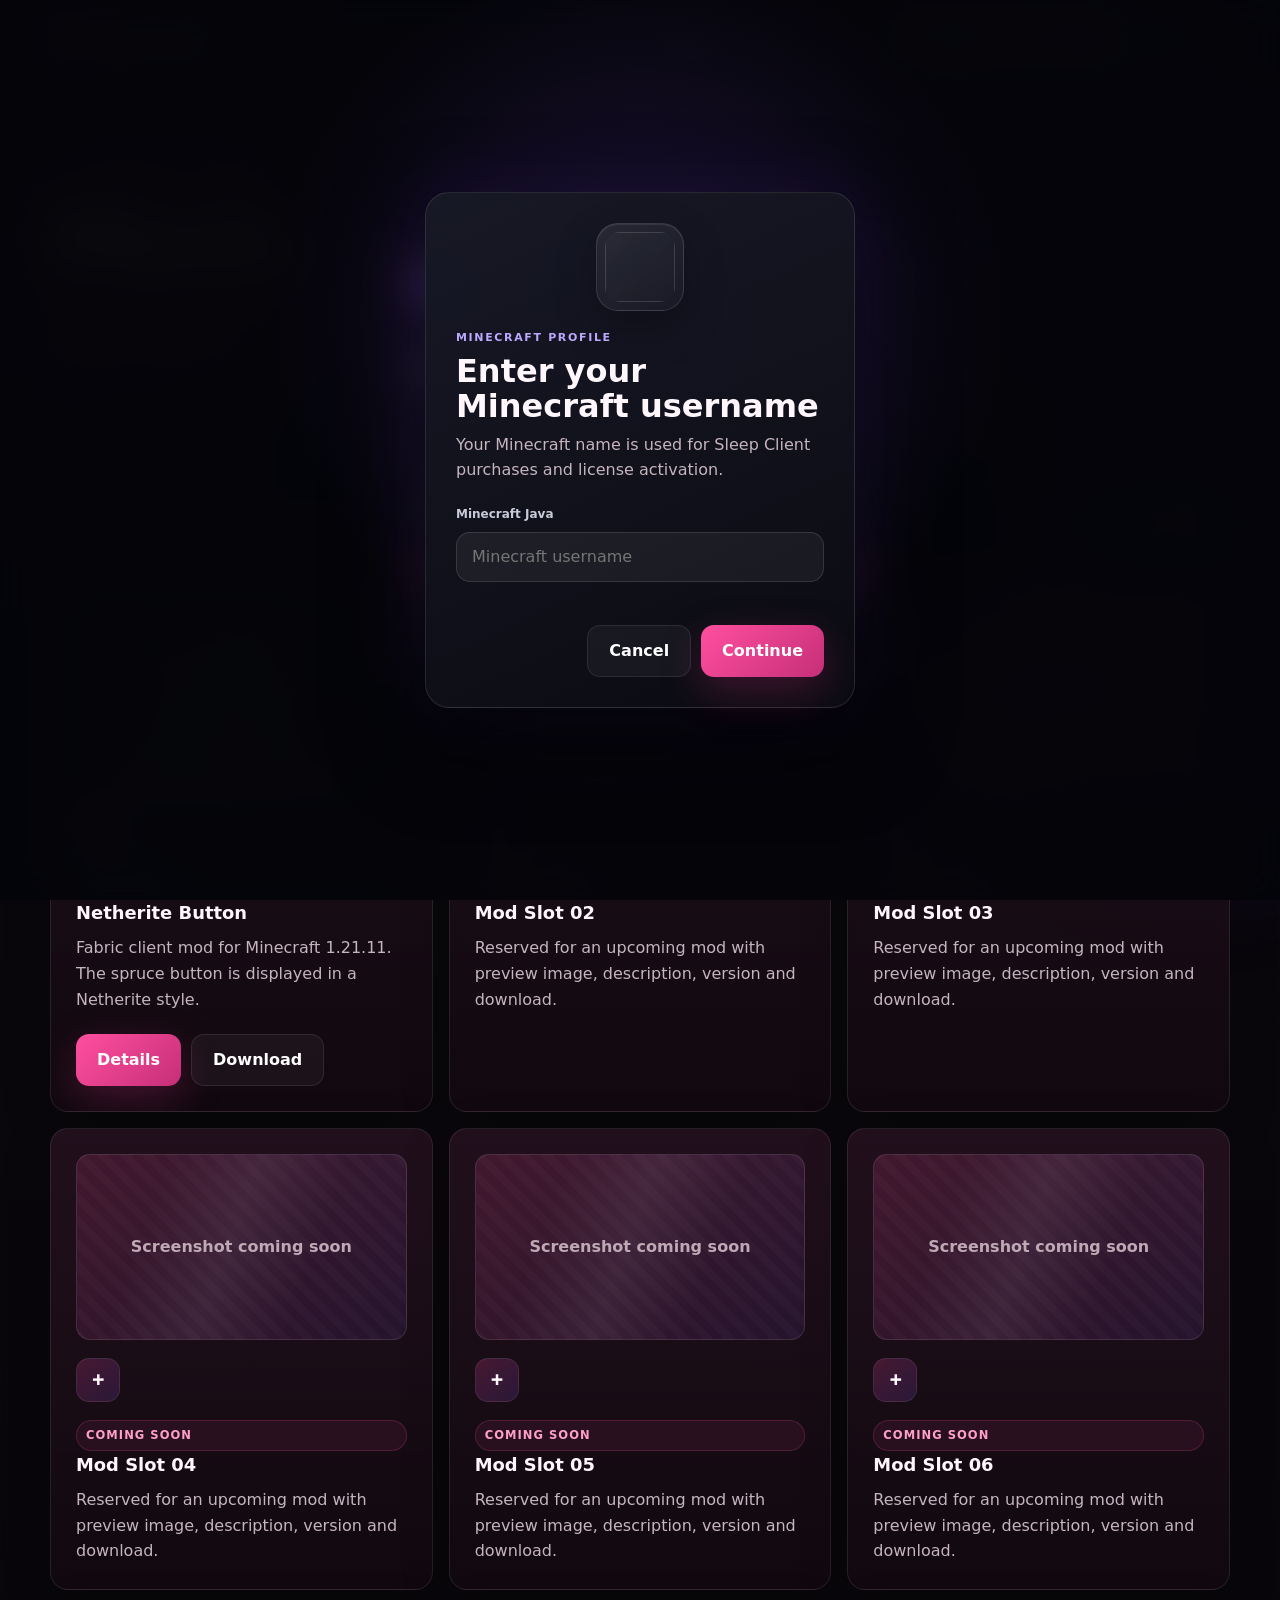
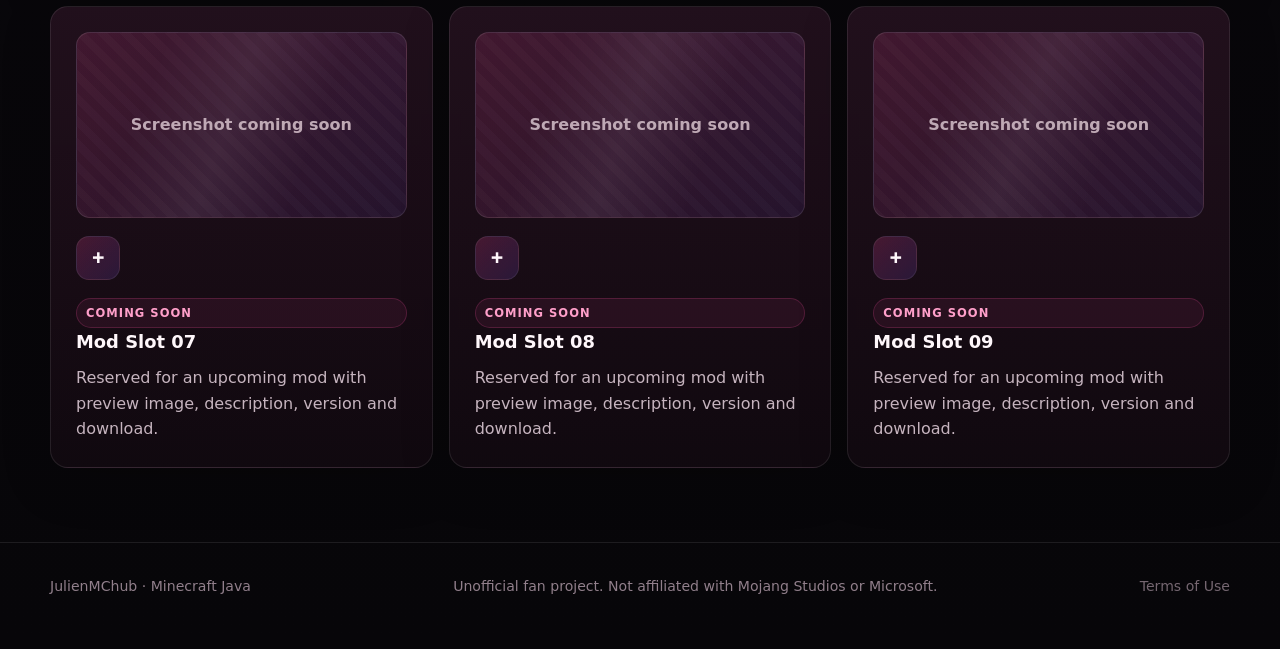
<file: mods.html>
<!doctype html><html lang="en"><head>
<meta charset="utf-8"><meta name="viewport" content="width=device-width,initial-scale=1">
<meta name="description" content="Minecraft Mods zum Download.">
<title>Sleep Client</title><link rel="icon" type="image/svg+xml" href="/favicon.svg?v=3">
<link rel="icon" type="image/png" href="/assets/sleep-client-icon.png?v=3">
<link rel="shortcut icon" href="/favicon.svg?v=3">
<link rel="apple-touch-icon" href="/assets/sleep-client-icon.png?v=3"><link rel="stylesheet" href="./assets/site.css"><link rel="stylesheet" href="./assets/minecraft-profile.css"></head>
<body data-page="mods"><div class="bg-orb one"></div><div class="bg-orb two"></div><div id="cursor-glow"></div><header class="site-header"><div class="site-shell"><nav class="nav">
<a class="brand" href="./index.html"><span class="brand-mark">SC</span><span>Sleep Client</span></a>
<button class="mobile-toggle" aria-label="Open menu">☰</button>
<div class="nav-links">
<a href="./index.html" data-nav="home">Home</a>
<a href="./mods.html" data-nav="mods">Mods</a>
<a href="./resourcepacks.html" data-nav="resourcepacks">Resource Packs</a>
<a class="sleep-client-nav" href="./clients.html" data-nav="clients"><span class="sleep-moon" aria-hidden="true"><svg viewBox="0 0 32 32" role="img"><defs><linearGradient id="moonGrad" x1="6" y1="4" x2="25" y2="28" gradientUnits="userSpaceOnUse"><stop stop-color="#fffdf2"/><stop offset=".48" stop-color="#f4e5bc"/><stop offset="1" stop-color="#c9a866"/></linearGradient></defs><path d="M21.9 4.1c-5.6 1-9.8 5.8-9.8 11.6 0 6.5 5.2 11.7 11.7 11.7 1.1 0 2.2-.2 3.2-.4-2.1 2.1-5 3.4-8.3 3.4C12 30.4 6.6 25 6.6 18.3c0-6.8 5.4-12.2 12.1-12.2 1.1 0 2.2.1 3.2.4Z" fill="url(#moonGrad)"/><circle cx="11.7" cy="13.2" r="1.15" fill="#b9975b" opacity=".28"/><circle cx="12.9" cy="20.9" r=".9" fill="#b9975b" opacity=".22"/></svg></span><span>Sleep Client</span><span class="nav-mini">1.21.11</span></a>
<div class="lang-switch" aria-label="Language"><button type="button" class="lang-btn" data-lang="en">EN</button><span>/</span><button type="button" class="lang-btn" data-lang="de">DE</button></div></div></nav></div></header><main class="site-shell">
<section class="page-hero reveal"><div class="eyebrow">Download Library</div><h1><span class="gradient-text">Mods</span></h1><p class="lead">All published mods will appear here. Netherite Button is currently the first available download.</p></section>
<section class="section reveal"><div class="catalog-toolbar"><input class="search" data-search type="search" placeholder="Search mods..."><span class="status live">1 mod available</span></div>
<div class="card-grid mods-grid">
<article class="card mod-card" data-search-item data-tilt>
<div class="mod-thumb active-thumb"><img class="mod-preview-image" data-lightbox src="./assets/screenshots/netherite-inventory.png" alt="Netherite Button inventory preview"></div>
<div class="card-icon">NB</div><span class="status live">Available</span><h3>Netherite Button</h3>
<p>Fabric client mod for Minecraft 1.21.11. The spruce button is displayed in a Netherite style.</p>
<div class="card-footer"><a class="btn btn-primary" href="./netherite-button.html">Details</a><a class="btn btn-secondary" href="./Netherite-Button-Mod-1.21.11.jar" download>Download</a></div>
</article>
<article class="card mod-card" data-search-item data-tilt>
<div class="mod-thumb"><span>Screenshot coming soon</span></div>
<div class="card-icon">+</div><span class="status soon">Coming Soon</span>
<h3>Mod Slot 02</h3>
<p>Reserved for an upcoming mod with preview image, description, version and download.</p>
</article>
<article class="card mod-card" data-search-item data-tilt>
<div class="mod-thumb"><span>Screenshot coming soon</span></div>
<div class="card-icon">+</div><span class="status soon">Coming Soon</span>
<h3>Mod Slot 03</h3>
<p>Reserved for an upcoming mod with preview image, description, version and download.</p>
</article>
<article class="card mod-card" data-search-item data-tilt>
<div class="mod-thumb"><span>Screenshot coming soon</span></div>
<div class="card-icon">+</div><span class="status soon">Coming Soon</span>
<h3>Mod Slot 04</h3>
<p>Reserved for an upcoming mod with preview image, description, version and download.</p>
</article>
<article class="card mod-card" data-search-item data-tilt>
<div class="mod-thumb"><span>Screenshot coming soon</span></div>
<div class="card-icon">+</div><span class="status soon">Coming Soon</span>
<h3>Mod Slot 05</h3>
<p>Reserved for an upcoming mod with preview image, description, version and download.</p>
</article>
<article class="card mod-card" data-search-item data-tilt>
<div class="mod-thumb"><span>Screenshot coming soon</span></div>
<div class="card-icon">+</div><span class="status soon">Coming Soon</span>
<h3>Mod Slot 06</h3>
<p>Reserved for an upcoming mod with preview image, description, version and download.</p>
</article>
<article class="card mod-card" data-search-item data-tilt>
<div class="mod-thumb"><span>Screenshot coming soon</span></div>
<div class="card-icon">+</div><span class="status soon">Coming Soon</span>
<h3>Mod Slot 07</h3>
<p>Reserved for an upcoming mod with preview image, description, version and download.</p>
</article>
<article class="card mod-card" data-search-item data-tilt>
<div class="mod-thumb"><span>Screenshot coming soon</span></div>
<div class="card-icon">+</div><span class="status soon">Coming Soon</span>
<h3>Mod Slot 08</h3>
<p>Reserved for an upcoming mod with preview image, description, version and download.</p>
</article>
<article class="card mod-card" data-search-item data-tilt>
<div class="mod-thumb"><span>Screenshot coming soon</span></div>
<div class="card-icon">+</div><span class="status soon">Coming Soon</span>
<h3>Mod Slot 09</h3>
<p>Reserved for an upcoming mod with preview image, description, version and download.</p>
</article>
</div></section></main><footer class="footer"><div class="site-shell footer-row"><span>JulienMChub · Minecraft Java</span><span>Unofficial fan project. Not affiliated with Mojang Studios or Microsoft.</span></div></footer>
<div class="lightbox"><button class="lightbox-close">×</button><img alt=""></div>
<script src="./assets/site.js"></script><script src="./assets/minecraft-profile.js"></script><script src="./assets/live-chat.js"></script><script src="./assets/terms-gate.js"></script></body></html>
</file>
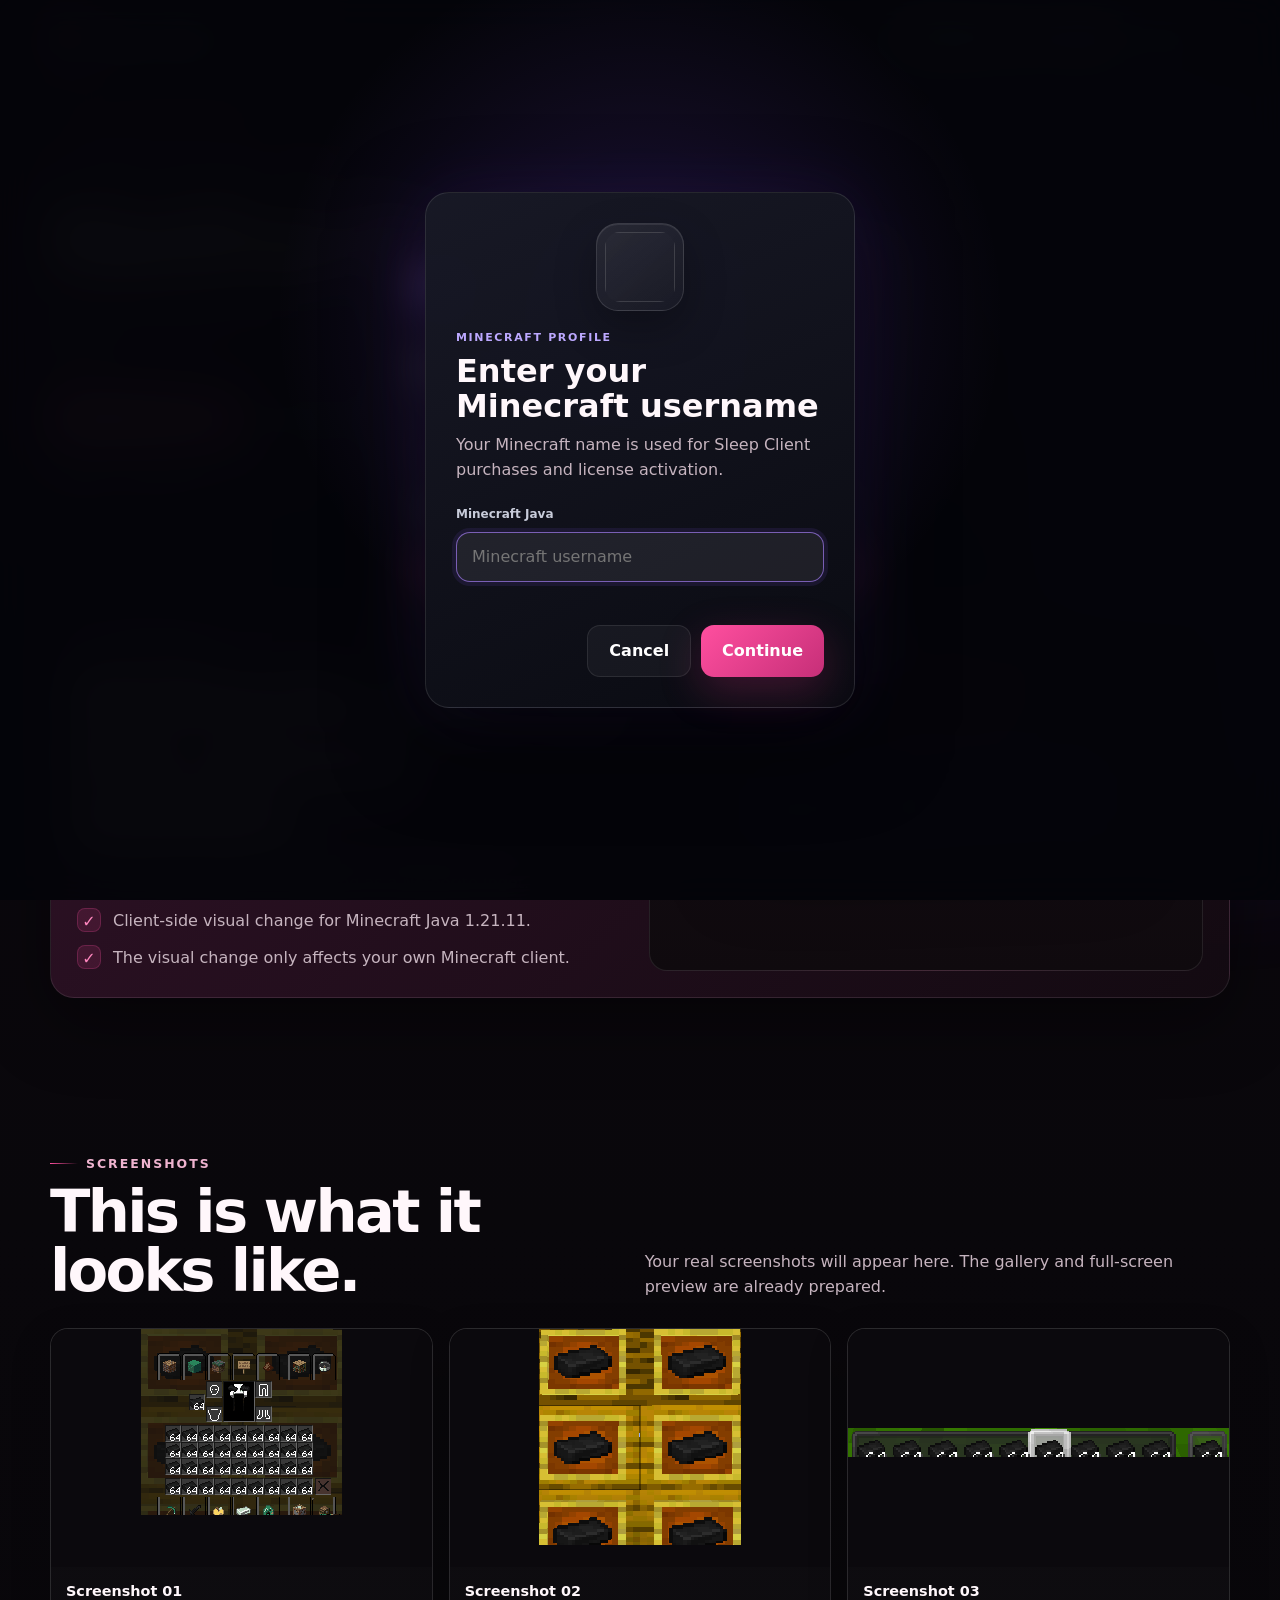
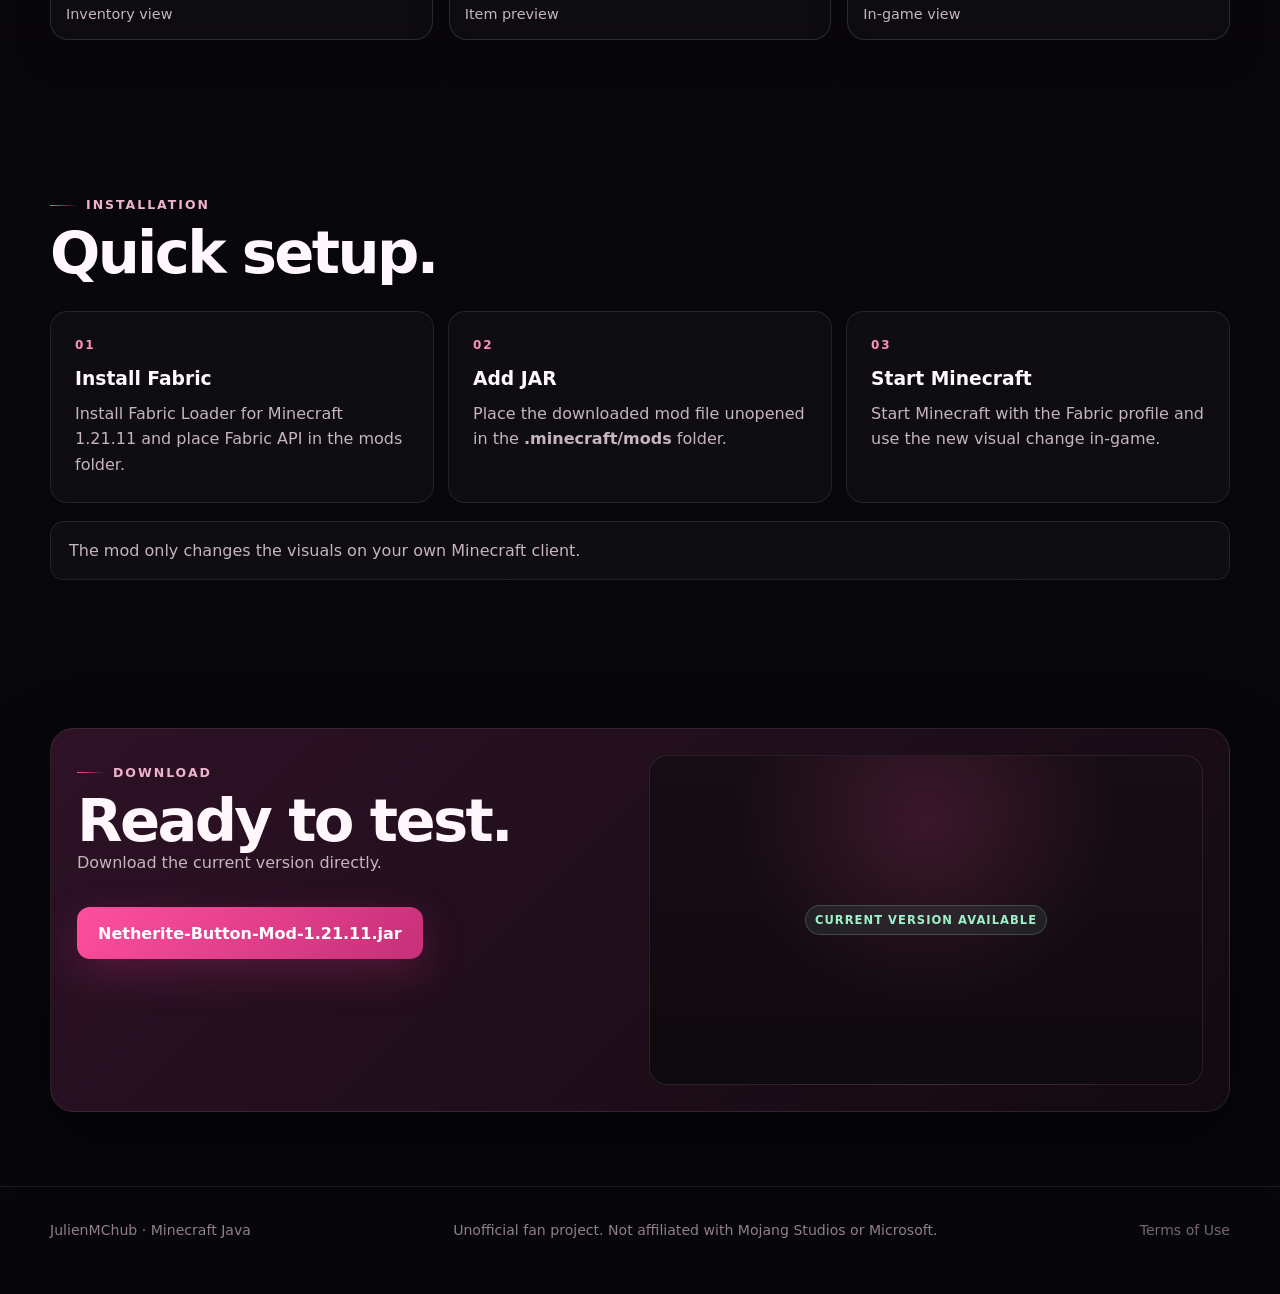
<file: netherite-button.html>
<!doctype html><html lang="en"><head>
<meta charset="utf-8"><meta name="viewport" content="width=device-width,initial-scale=1">
<meta name="description" content="Netherite Button Fabric client mod for Minecraft Java 1.21.11.">
<title>Sleep Client</title><link rel="icon" type="image/svg+xml" href="/favicon.svg?v=3">
<link rel="icon" type="image/png" href="/assets/sleep-client-icon.png?v=3">
<link rel="shortcut icon" href="/favicon.svg?v=3">
<link rel="apple-touch-icon" href="/assets/sleep-client-icon.png?v=3"><link rel="stylesheet" href="./assets/site.css"><link rel="stylesheet" href="./assets/minecraft-profile.css"></head>
<body data-page="netherite"><div class="bg-orb one"></div><div class="bg-orb two"></div><div id="cursor-glow"></div><header class="site-header"><div class="site-shell"><nav class="nav">
<a class="brand" href="./index.html"><span class="brand-mark">SC</span><span>Sleep Client</span></a>
<button class="mobile-toggle" aria-label="Open menu">☰</button>
<div class="nav-links">
<a href="./index.html" data-nav="home">Home</a>
<a href="./mods.html" data-nav="mods">Mods</a>
<a href="./resourcepacks.html" data-nav="resourcepacks">Resource Packs</a>
<a class="sleep-client-nav" href="./clients.html" data-nav="clients"><span class="sleep-moon" aria-hidden="true"><svg viewBox="0 0 32 32" role="img"><defs><linearGradient id="moonGrad" x1="6" y1="4" x2="25" y2="28" gradientUnits="userSpaceOnUse"><stop stop-color="#fffdf2"/><stop offset=".48" stop-color="#f4e5bc"/><stop offset="1" stop-color="#c9a866"/></linearGradient></defs><path d="M21.9 4.1c-5.6 1-9.8 5.8-9.8 11.6 0 6.5 5.2 11.7 11.7 11.7 1.1 0 2.2-.2 3.2-.4-2.1 2.1-5 3.4-8.3 3.4C12 30.4 6.6 25 6.6 18.3c0-6.8 5.4-12.2 12.1-12.2 1.1 0 2.2.1 3.2.4Z" fill="url(#moonGrad)"/><circle cx="11.7" cy="13.2" r="1.15" fill="#b9975b" opacity=".28"/><circle cx="12.9" cy="20.9" r=".9" fill="#b9975b" opacity=".22"/></svg></span><span>Sleep Client</span><span class="nav-mini">1.21.11</span></a>
<div class="lang-switch" aria-label="Language"><button type="button" class="lang-btn" data-lang="en">EN</button><span>/</span><button type="button" class="lang-btn" data-lang="de">DE</button></div></div></nav></div></header><main class="site-shell">
<section class="page-hero reveal"><div class="eyebrow">Fabric Client Mod · Minecraft 1.21.11</div><h1><span class="gradient-text">Netherite Button</span></h1><p class="lead">The spruce button is displayed as a Netherite Ingot on your Minecraft client.</p>
<div class="actions"><a class="btn btn-primary" href="./Netherite-Button-Mod-1.21.11.jar" download>Download mod ↓</a><a class="btn btn-secondary" href="#screenshots">View preview</a></div>
<div class="hero-meta"><span class="pill">Fabric</span><span class="pill">Client-side</span><span class="pill">Java 1.21.11</span></div></section>

<section class="section reveal"><div class="featured">
<div><div class="eyebrow">Features</div><h2 class="section-title">Netherite look for the spruce button.</h2>
<div class="feature-list">
<div class="feature-item"><span class="check">✓</span><span>The spruce button is displayed as a Netherite Ingot.</span></div>
<div class="feature-item"><span class="check">✓</span><span>Client-side visual change for Minecraft Java 1.21.11.</span></div>
<div class="feature-item"><span class="check">✓</span><span>The visual change only affects your own Minecraft client.</span></div>
</div></div>
<div class="visual-panel"><div class="minecraft-tooltip"><div class="tooltip-name">Netherite Ingot</div></div></div>
</div></section>

<section class="section reveal" id="screenshots"><div class="section-head"><div><div class="eyebrow">Screenshots</div><h2 class="section-title">This is what it looks like.</h2></div><p class="section-copy">Your real screenshots will appear here. The gallery and full-screen preview are already prepared.</p></div>
<div class="gallery">
<figure class="gallery-shot"><img data-lightbox src="./assets/screenshots/netherite-inventory.png" alt="Netherite Button inventory view"><figcaption><strong>Screenshot 01</strong><br>Inventory view</figcaption></figure>
<figure class="gallery-shot"><img data-lightbox src="./assets/screenshots/netherite-item-frames.png" alt="Netherite Button item preview"><figcaption><strong>Screenshot 02</strong><br>Item preview</figcaption></figure>
<figure class="gallery-shot"><img data-lightbox src="./assets/screenshots/netherite-hotbar.png" alt="Netherite Button in-game view"><figcaption><strong>Screenshot 03</strong><br>In-game view</figcaption></figure>
</div></section>

<section class="section reveal"><div class="section-head"><div><div class="eyebrow">Installation</div><h2 class="section-title">Quick setup.</h2></div></div>
<div class="steps">
<div class="step"><div class="step-num">01</div><h3>Install Fabric</h3><p>Install Fabric Loader for Minecraft 1.21.11 and place Fabric API in the mods folder.</p></div>
<div class="step"><div class="step-num">02</div><h3>Add JAR</h3><p>Place the downloaded mod file unopened in the <strong>.minecraft/mods</strong> folder.</p></div>
<div class="step"><div class="step-num">03</div><h3>Start Minecraft</h3><p>Start Minecraft with the Fabric profile and use the new visual change in-game.</p></div>
</div><div class="note">The mod only changes the visuals on your own Minecraft client.</div></section>

<section class="section reveal"><div class="featured"><div><div class="eyebrow">Download</div><h2 class="section-title">Ready to test.</h2><p class="section-copy">Download the current version directly.</p><div class="actions"><a class="btn btn-primary" href="./Netherite-Button-Mod-1.21.11.jar" download>Netherite-Button-Mod-1.21.11.jar</a></div></div><div class="visual-panel"><span class="status live">Current version available</span></div></div></section>
</main><footer class="footer"><div class="site-shell footer-row"><span>JulienMChub · Minecraft Java</span><span>Unofficial fan project. Not affiliated with Mojang Studios or Microsoft.</span></div></footer>
<div class="lightbox"><button class="lightbox-close">×</button><img alt=""></div>
<script src="./assets/site.js"></script><script src="./assets/minecraft-profile.js"></script><script src="./assets/live-chat.js"></script><script src="./assets/terms-gate.js"></script></body></html>
</file>
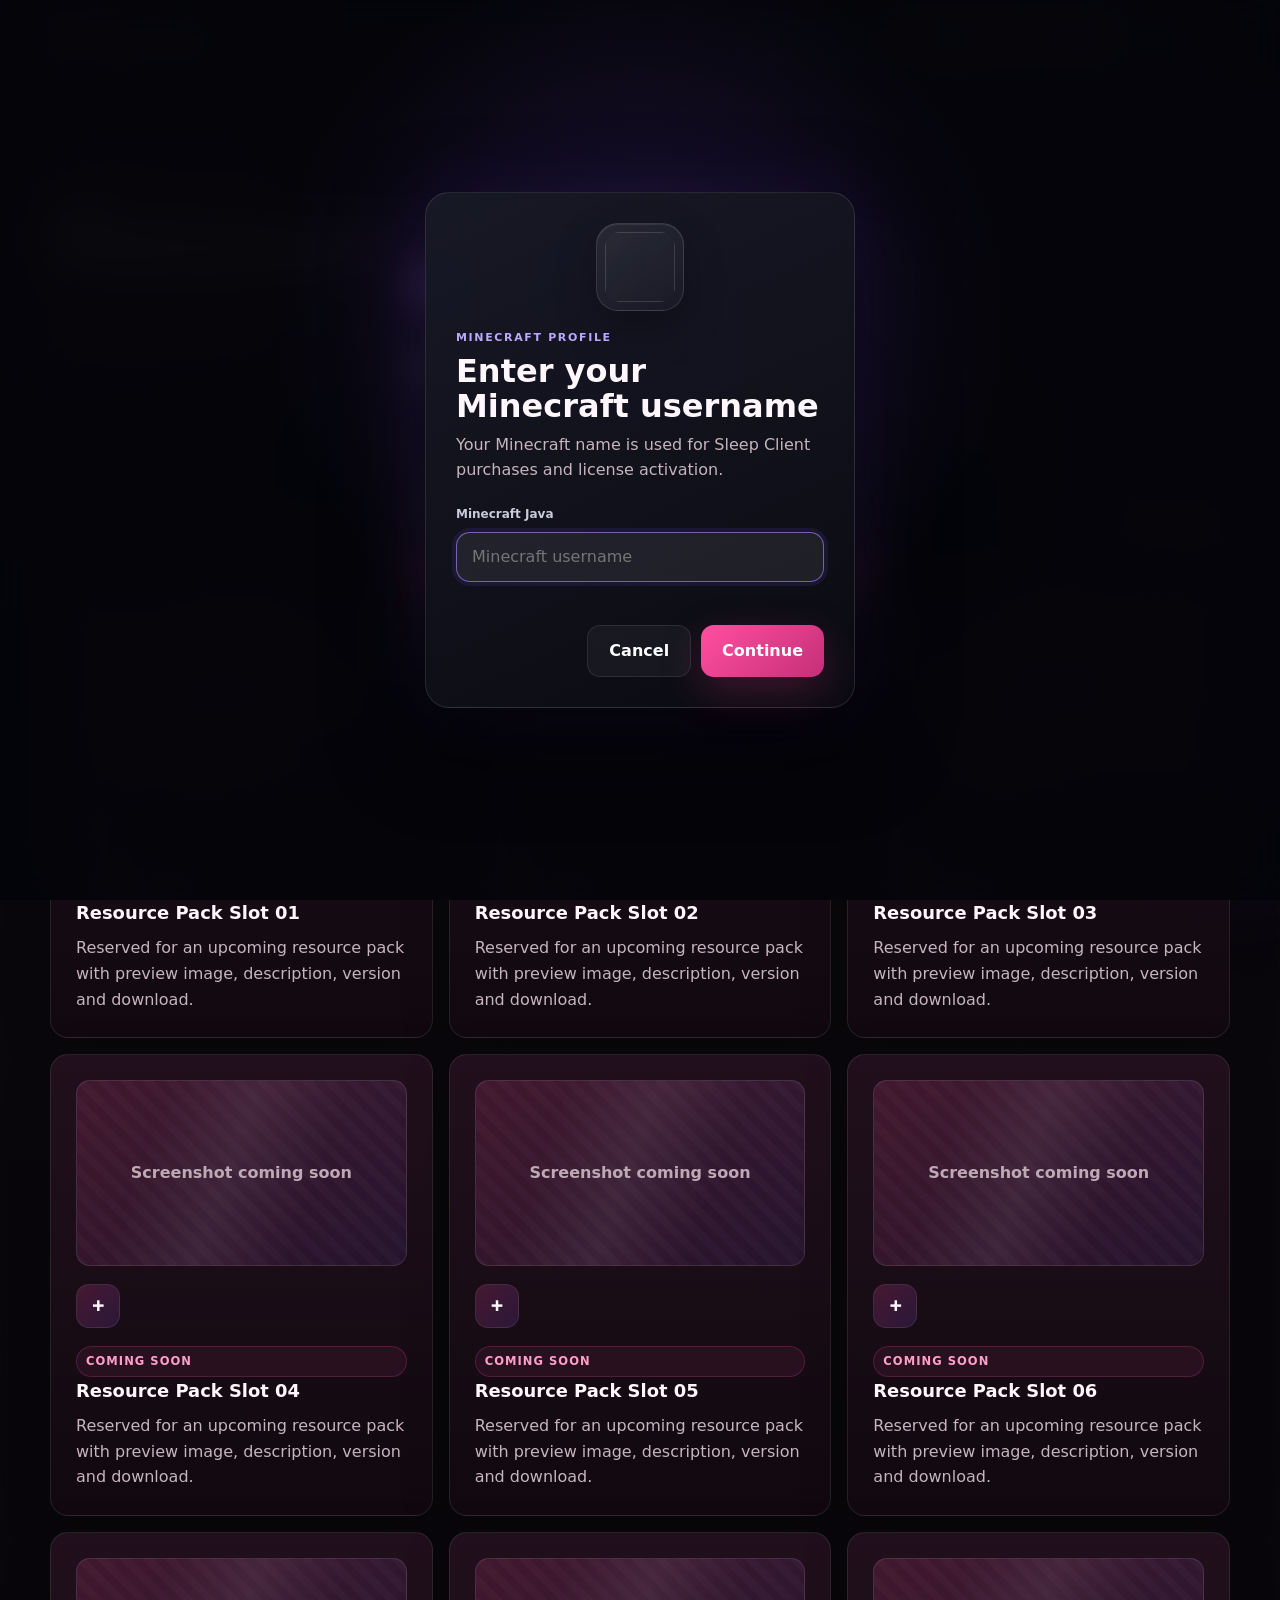
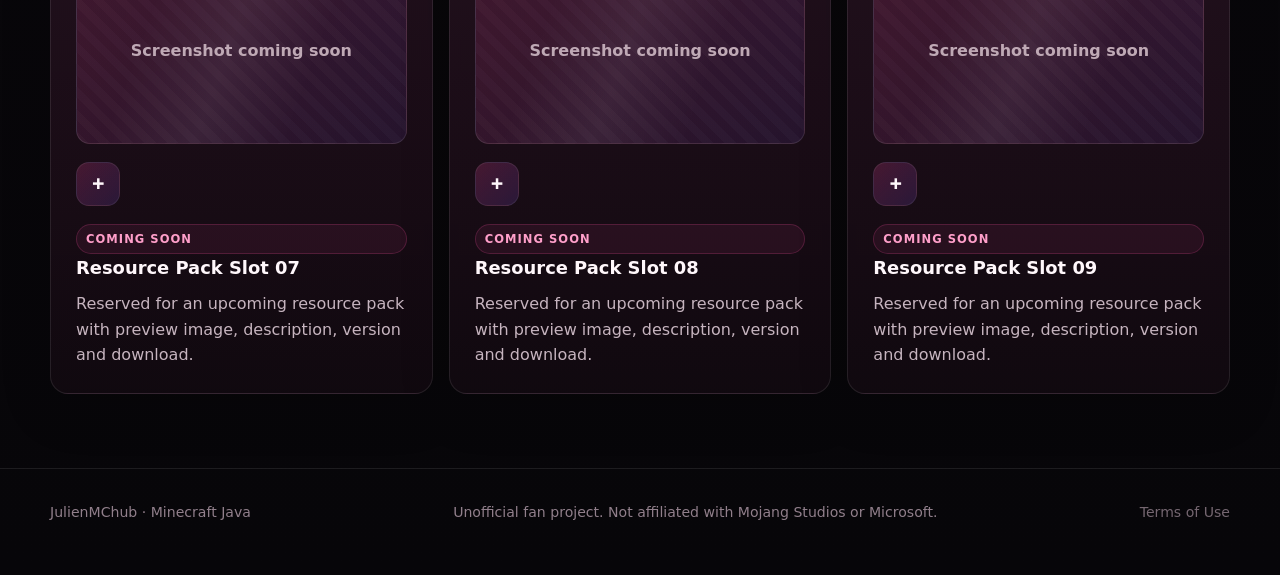
<file: resourcepacks.html>
<!doctype html><html lang="en"><head>
<meta charset="utf-8"><meta name="viewport" content="width=device-width,initial-scale=1">
<meta name="description" content="Minecraft resource packs at JulienMChub.">
<title>Sleep Client</title><link rel="icon" type="image/svg+xml" href="/favicon.svg?v=3">
<link rel="icon" type="image/png" href="/assets/sleep-client-icon.png?v=3">
<link rel="shortcut icon" href="/favicon.svg?v=3">
<link rel="apple-touch-icon" href="/assets/sleep-client-icon.png?v=3"><link rel="stylesheet" href="./assets/site.css"><link rel="stylesheet" href="./assets/minecraft-profile.css"></head>
<body data-page="resourcepacks"><div class="bg-orb one"></div><div class="bg-orb two"></div><div id="cursor-glow"></div>
<header class="site-header"><div class="site-shell"><nav class="nav">
<a class="brand" href="./index.html"><span class="brand-mark">SC</span><span>Sleep Client</span></a>
<button class="mobile-toggle" aria-label="Open menu">☰</button>
<div class="nav-links">
<a href="./index.html" data-nav="home">Home</a>
<a href="./mods.html" data-nav="mods">Mods</a>
<a href="./resourcepacks.html" data-nav="resourcepacks">Resource Packs</a>
<a class="sleep-client-nav" href="./clients.html" data-nav="clients"><span class="sleep-moon" aria-hidden="true"><svg viewBox="0 0 32 32" role="img"><defs><linearGradient id="moonGrad" x1="6" y1="4" x2="25" y2="28" gradientUnits="userSpaceOnUse"><stop stop-color="#fffdf2"/><stop offset=".48" stop-color="#f4e5bc"/><stop offset="1" stop-color="#c9a866"/></linearGradient></defs><path d="M21.9 4.1c-5.6 1-9.8 5.8-9.8 11.6 0 6.5 5.2 11.7 11.7 11.7 1.1 0 2.2-.2 3.2-.4-2.1 2.1-5 3.4-8.3 3.4C12 30.4 6.6 25 6.6 18.3c0-6.8 5.4-12.2 12.1-12.2 1.1 0 2.2.1 3.2.4Z" fill="url(#moonGrad)"/><circle cx="11.7" cy="13.2" r="1.15" fill="#b9975b" opacity=".28"/><circle cx="12.9" cy="20.9" r=".9" fill="#b9975b" opacity=".22"/></svg></span><span>Sleep Client</span><span class="nav-mini">1.21.11</span></a>
<div class="lang-switch" aria-label="Language"><button type="button" class="lang-btn" data-lang="en">EN</button><span>/</span><button type="button" class="lang-btn" data-lang="de">DE</button></div></div></nav></div></header><main class="site-shell">
<section class="page-hero reveal">
<div class="eyebrow">Download Library</div>
<h1><span class="gradient-text">Resource Packs</span></h1>
<p class="lead">Future resource packs will appear here with real in-game previews, version information, description and direct download.</p>
</section>
<section class="section reveal">
<div class="catalog-toolbar">
<input class="search" data-search type="search" placeholder="Search resource packs...">
<span class="status soon">Coming Soon</span>
</div>
<div class="card-grid mods-grid">
<article class="card mod-card" data-search-item data-tilt>
<div class="mod-thumb"><span>Screenshot coming soon</span></div>
<div class="card-icon">+</div><span class="status soon">Coming Soon</span>
<h3>Resource Pack Slot 01</h3>
<p>Reserved for an upcoming resource pack with preview image, description, version and download.</p>
</article>
<article class="card mod-card" data-search-item data-tilt>
<div class="mod-thumb"><span>Screenshot coming soon</span></div>
<div class="card-icon">+</div><span class="status soon">Coming Soon</span>
<h3>Resource Pack Slot 02</h3>
<p>Reserved for an upcoming resource pack with preview image, description, version and download.</p>
</article>
<article class="card mod-card" data-search-item data-tilt>
<div class="mod-thumb"><span>Screenshot coming soon</span></div>
<div class="card-icon">+</div><span class="status soon">Coming Soon</span>
<h3>Resource Pack Slot 03</h3>
<p>Reserved for an upcoming resource pack with preview image, description, version and download.</p>
</article>
<article class="card mod-card" data-search-item data-tilt>
<div class="mod-thumb"><span>Screenshot coming soon</span></div>
<div class="card-icon">+</div><span class="status soon">Coming Soon</span>
<h3>Resource Pack Slot 04</h3>
<p>Reserved for an upcoming resource pack with preview image, description, version and download.</p>
</article>
<article class="card mod-card" data-search-item data-tilt>
<div class="mod-thumb"><span>Screenshot coming soon</span></div>
<div class="card-icon">+</div><span class="status soon">Coming Soon</span>
<h3>Resource Pack Slot 05</h3>
<p>Reserved for an upcoming resource pack with preview image, description, version and download.</p>
</article>
<article class="card mod-card" data-search-item data-tilt>
<div class="mod-thumb"><span>Screenshot coming soon</span></div>
<div class="card-icon">+</div><span class="status soon">Coming Soon</span>
<h3>Resource Pack Slot 06</h3>
<p>Reserved for an upcoming resource pack with preview image, description, version and download.</p>
</article>
<article class="card mod-card" data-search-item data-tilt>
<div class="mod-thumb"><span>Screenshot coming soon</span></div>
<div class="card-icon">+</div><span class="status soon">Coming Soon</span>
<h3>Resource Pack Slot 07</h3>
<p>Reserved for an upcoming resource pack with preview image, description, version and download.</p>
</article>
<article class="card mod-card" data-search-item data-tilt>
<div class="mod-thumb"><span>Screenshot coming soon</span></div>
<div class="card-icon">+</div><span class="status soon">Coming Soon</span>
<h3>Resource Pack Slot 08</h3>
<p>Reserved for an upcoming resource pack with preview image, description, version and download.</p>
</article>
<article class="card mod-card" data-search-item data-tilt>
<div class="mod-thumb"><span>Screenshot coming soon</span></div>
<div class="card-icon">+</div><span class="status soon">Coming Soon</span>
<h3>Resource Pack Slot 09</h3>
<p>Reserved for an upcoming resource pack with preview image, description, version and download.</p>
</article>
</div>
</section>
</main><footer class="footer"><div class="site-shell footer-row"><span>JulienMChub · Minecraft Java</span><span>Unofficial fan project. Not affiliated with Mojang Studios or Microsoft.</span></div></footer>
<div class="lightbox"><button class="lightbox-close">×</button><img alt=""></div>
<script src="./assets/site.js"></script><script src="./assets/minecraft-profile.js"></script><script src="./assets/live-chat.js"></script><script src="./assets/terms-gate.js"></script></body></html>
</file>
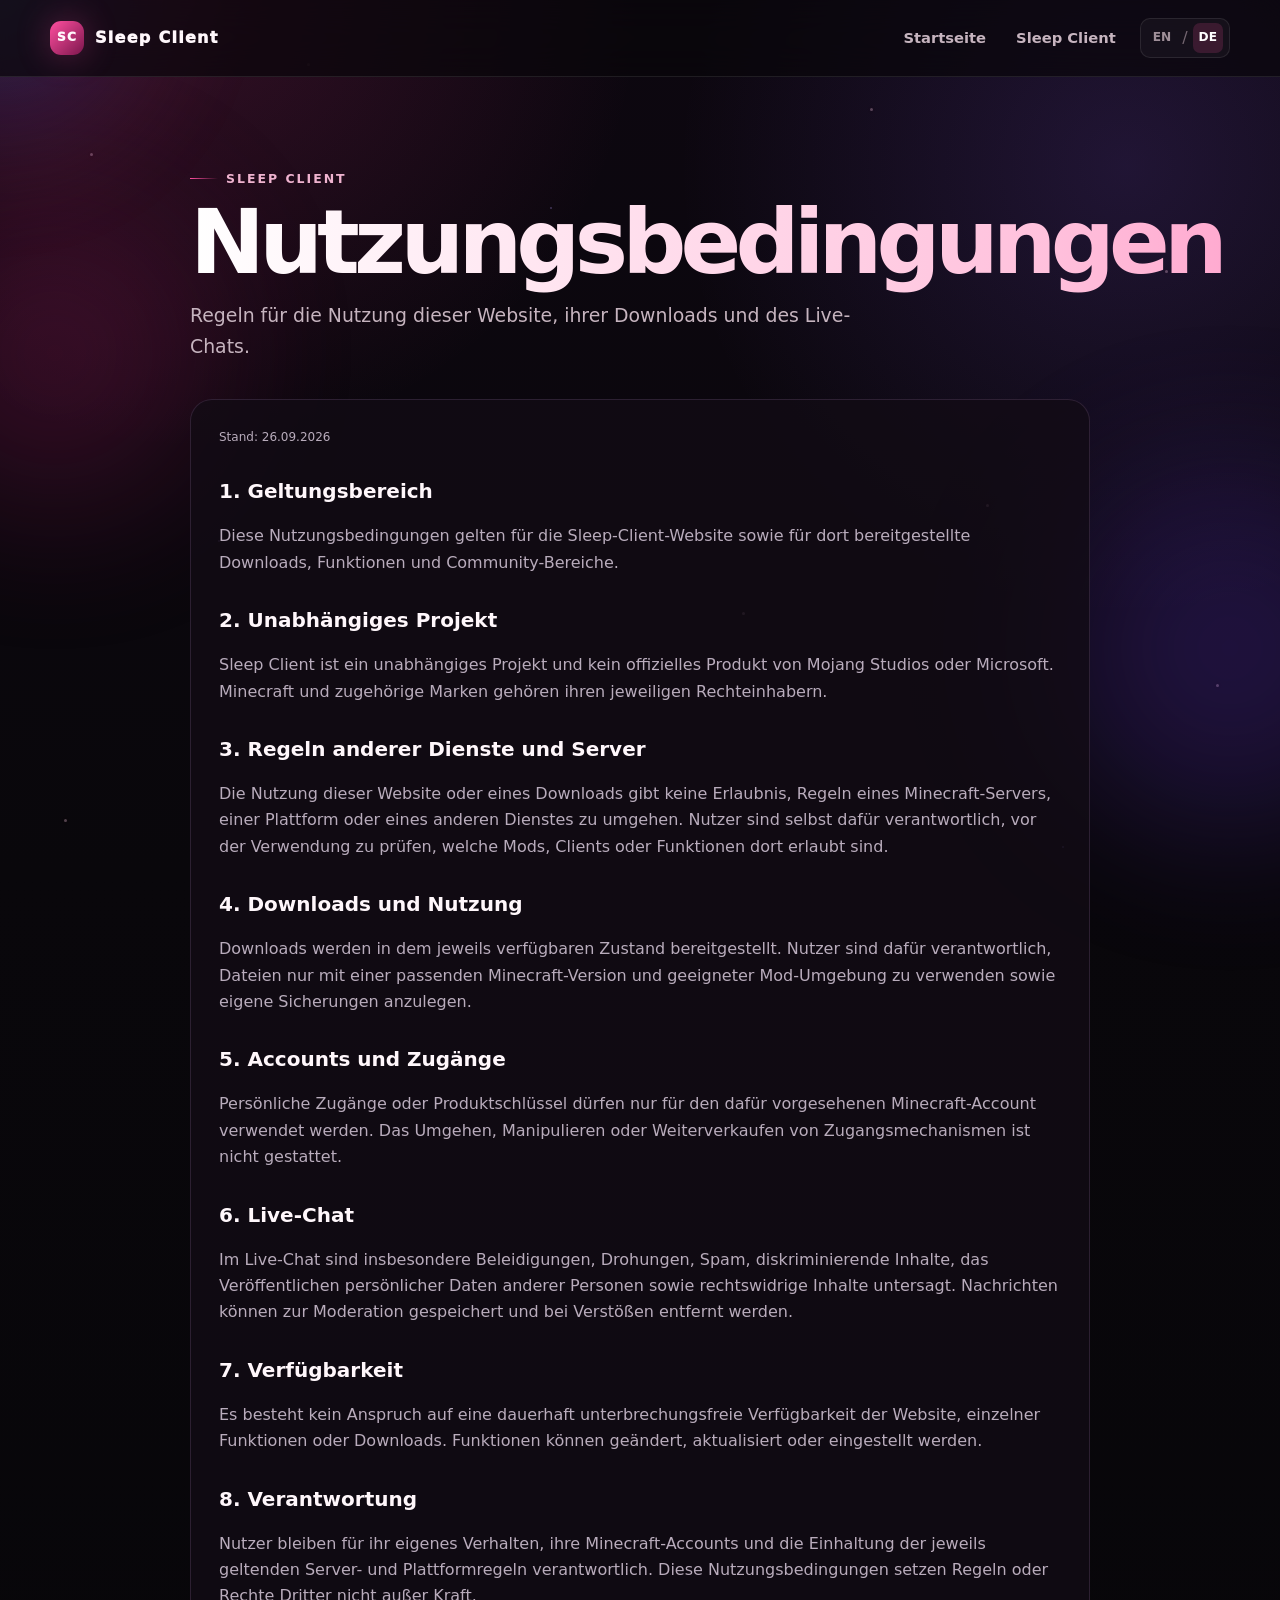
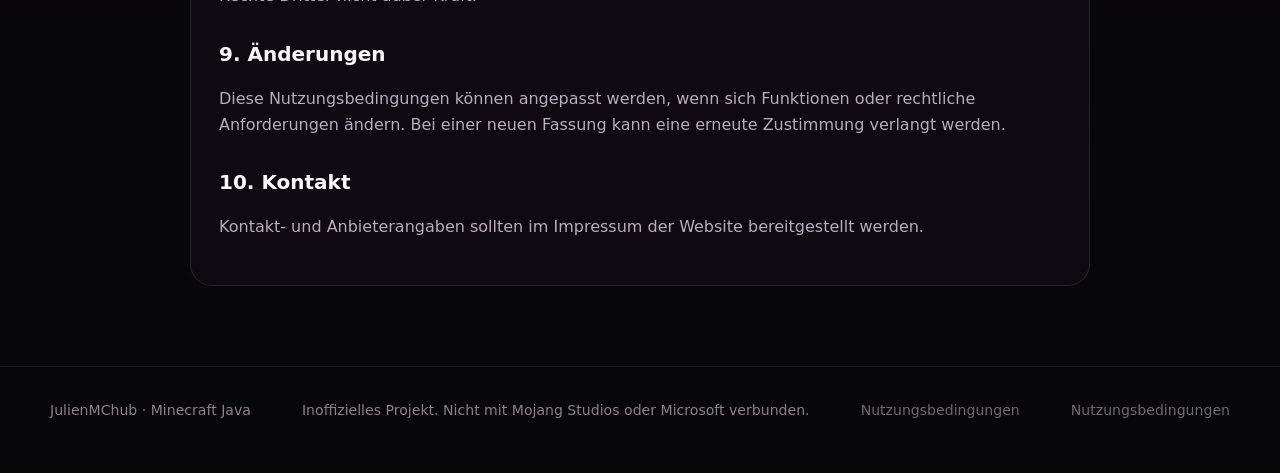
<file: terms.html>
<!doctype html><html lang="de"><head>
<meta charset="utf-8"><meta name="viewport" content="width=device-width,initial-scale=1">
<meta name="description" content="Nutzungsbedingungen / Terms of Use for the Sleep Client website.">
<title>Nutzungsbedingungen · Sleep Client</title><link rel="icon" type="image/svg+xml" href="/favicon.svg?v=3">
<link rel="icon" type="image/png" href="/assets/sleep-client-icon.png?v=3">
<link rel="shortcut icon" href="/favicon.svg?v=3">
<link rel="apple-touch-icon" href="/assets/sleep-client-icon.png?v=3">

<link rel="stylesheet" href="./assets/site.css">
<link rel="stylesheet" href="./assets/minecraft-profile.css">
<link rel="stylesheet" href="./assets/terms-gate.css">
</head>
<body data-page="terms"><div class="bg-orb one"></div><div class="bg-orb two"></div><div id="cursor-glow"></div>
<header class="site-header"><div class="site-shell"><nav class="nav">
<a class="brand" href="./index.html"><span class="brand-mark">SC</span><span>Sleep Client</span></a>
<div class="nav-links">
  <a href="./index.html" id="terms-home-link">Startseite</a>
  <a href="./clients.html">Sleep Client</a>
  <div class="lang-switch" aria-label="Language">
    <button type="button" class="lang-btn" data-lang="en">EN</button><span>/</span>
    <button type="button" class="lang-btn" data-lang="de">DE</button>
  </div>
</div>
</nav></div></header>

<main class="site-shell terms-page">
<section class="page-hero reveal">
  <div class="eyebrow">Sleep Client</div>
  <h1><span class="gradient-text" id="terms-title">Nutzungsbedingungen</span></h1>
  <p class="lead" id="terms-lead">Regeln für die Nutzung dieser Website, ihrer Downloads und des Live-Chats.</p>
</section>

<section class="terms-card" id="terms-de">
<p class="terms-update">Stand: 26.09.2026</p>

<h2>1. Geltungsbereich</h2>
<p>Diese Nutzungsbedingungen gelten für die Sleep-Client-Website sowie für dort bereitgestellte Downloads, Funktionen und Community-Bereiche.</p>

<h2>2. Unabhängiges Projekt</h2>
<p>Sleep Client ist ein unabhängiges Projekt und kein offizielles Produkt von Mojang Studios oder Microsoft. Minecraft und zugehörige Marken gehören ihren jeweiligen Rechteinhabern.</p>

<h2>3. Regeln anderer Dienste und Server</h2>
<p>Die Nutzung dieser Website oder eines Downloads gibt keine Erlaubnis, Regeln eines Minecraft-Servers, einer Plattform oder eines anderen Dienstes zu umgehen. Nutzer sind selbst dafür verantwortlich, vor der Verwendung zu prüfen, welche Mods, Clients oder Funktionen dort erlaubt sind.</p>

<h2>4. Downloads und Nutzung</h2>
<p>Downloads werden in dem jeweils verfügbaren Zustand bereitgestellt. Nutzer sind dafür verantwortlich, Dateien nur mit einer passenden Minecraft-Version und geeigneter Mod-Umgebung zu verwenden sowie eigene Sicherungen anzulegen.</p>

<h2>5. Accounts und Zugänge</h2>
<p>Persönliche Zugänge oder Produktschlüssel dürfen nur für den dafür vorgesehenen Minecraft-Account verwendet werden. Das Umgehen, Manipulieren oder Weiterverkaufen von Zugangsmechanismen ist nicht gestattet.</p>

<h2>6. Live-Chat</h2>
<p>Im Live-Chat sind insbesondere Beleidigungen, Drohungen, Spam, diskriminierende Inhalte, das Veröffentlichen persönlicher Daten anderer Personen sowie rechtswidrige Inhalte untersagt. Nachrichten können zur Moderation gespeichert und bei Verstößen entfernt werden.</p>

<h2>7. Verfügbarkeit</h2>
<p>Es besteht kein Anspruch auf eine dauerhaft unterbrechungsfreie Verfügbarkeit der Website, einzelner Funktionen oder Downloads. Funktionen können geändert, aktualisiert oder eingestellt werden.</p>

<h2>8. Verantwortung</h2>
<p>Nutzer bleiben für ihr eigenes Verhalten, ihre Minecraft-Accounts und die Einhaltung der jeweils geltenden Server- und Plattformregeln verantwortlich. Diese Nutzungsbedingungen setzen Regeln oder Rechte Dritter nicht außer Kraft.</p>

<h2>9. Änderungen</h2>
<p>Diese Nutzungsbedingungen können angepasst werden, wenn sich Funktionen oder rechtliche Anforderungen ändern. Bei einer neuen Fassung kann eine erneute Zustimmung verlangt werden.</p>

<h2>10. Kontakt</h2>
<p>Kontakt- und Anbieterangaben sollten im Impressum der Website bereitgestellt werden.</p>
</section>

<section class="terms-card" id="terms-en" hidden>
<p class="terms-update">Last updated: September 26, 2026</p>

<h2>1. Scope</h2>
<p>These Terms of Use apply to the Sleep Client website and to downloads, features and community areas made available through it.</p>

<h2>2. Independent project</h2>
<p>Sleep Client is an independent project and is not an official product of Mojang Studios or Microsoft. Minecraft and related trademarks belong to their respective owners.</p>

<h2>3. Rules of other services and servers</h2>
<p>Using this website or a download does not grant permission to bypass the rules of a Minecraft server, platform or other service. Users are responsible for checking which mods, clients or features are permitted before using them.</p>

<h2>4. Downloads and use</h2>
<p>Downloads are provided in their currently available state. Users are responsible for using files only with a compatible Minecraft version and suitable mod environment and for creating their own backups.</p>

<h2>5. Accounts and access</h2>
<p>Personal access credentials or product keys may only be used with the Minecraft account for which they are intended. Bypassing, manipulating or reselling access mechanisms is not permitted.</p>

<h2>6. Live chat</h2>
<p>Insults, threats, spam, discriminatory content, publication of another person's personal information and unlawful content are prohibited in the live chat. Messages may be stored for moderation purposes and removed in the event of violations.</p>

<h2>7. Availability</h2>
<p>There is no entitlement to uninterrupted availability of the website, individual features or downloads. Features may be changed, updated or discontinued.</p>

<h2>8. Responsibility</h2>
<p>Users remain responsible for their own conduct, their Minecraft accounts and compliance with the applicable rules of servers and platforms. These Terms of Use do not override the rules or rights of third parties.</p>

<h2>9. Changes</h2>
<p>These Terms of Use may be updated when features or legal requirements change. A new version may require users to accept the terms again.</p>

<h2>10. Contact</h2>
<p>Contact and provider information should be made available in the website's legal notice.</p>
</section>
</main>

<footer class="footer"><div class="site-shell footer-row">
<span>Sleep Client · Minecraft Java</span>
<span id="terms-footer-note">Inoffizielles Projekt. Nicht mit Mojang Studios oder Microsoft verbunden.</span>
<a href="./terms.html" class="footer-terms-link" id="terms-footer-link">Nutzungsbedingungen</a>
</div></footer>

<script src="./assets/site.js"></script><script src="./assets/terms-gate.js"></script>
<script>
(function(){
  const de=document.getElementById('terms-de');
  const en=document.getElementById('terms-en');
  const title=document.getElementById('terms-title');
  const lead=document.getElementById('terms-lead');
  const home=document.getElementById('terms-home-link');
  const footer=document.getElementById('terms-footer-note');
  const footerLink=document.getElementById('terms-footer-link');

  function savedLanguage(){
    try{
      const value=localStorage.getItem('language')||localStorage.getItem('site-language');
      if(value==='en'||value==='de')return value;
    }catch{}
    return 'de';
  }

  function apply(lang){
    const english=lang==='en';
    document.documentElement.lang=english?'en':'de';
    de.hidden=english;
    en.hidden=!english;
    title.textContent=english?'Terms of Use':'Nutzungsbedingungen';
    lead.textContent=english
      ?'Rules for using this website, its downloads and the live chat.'
      :'Regeln für die Nutzung dieser Website, ihrer Downloads und des Live-Chats.';
    home.textContent=english?'Home':'Startseite';
    footer.textContent=english
      ?'Unofficial project. Not affiliated with Mojang Studios or Microsoft.'
      :'Inoffizielles Projekt. Nicht mit Mojang Studios oder Microsoft verbunden.';
    footerLink.textContent=english?'Terms of Use':'Nutzungsbedingungen';
    document.title=(english?'Terms of Use':'Nutzungsbedingungen')+' · Sleep Client';
    document.querySelectorAll('.lang-btn').forEach(btn=>btn.classList.toggle('active',btn.dataset.lang===lang));
    try{
      localStorage.setItem('language',lang);
      localStorage.setItem('site-language',lang);
    }catch{}
  }

  document.querySelectorAll('.lang-btn').forEach(btn=>{
    btn.addEventListener('click',()=>apply(btn.dataset.lang));
  });

  apply(savedLanguage());
})();
</script>
</body></html>
</file>
<file: assets/site.css>
:root{
  --bg:#09070b;
  --bg-soft:#120a11;
  --panel:rgba(28,13,24,.78);
  --panel-solid:#190f17;
  --panel-2:#24121f;
  --text:#fff7fb;
  --muted:#c6b4bf;
  --line:rgba(255,255,255,.09);
  --pink:#ff4f9f;
  --pink-2:#c62f78;
  --pink-dark:#7c164d;
  --violet:#8b5cf6;
  --blue:#5bc0ff;
  --success:#7ee7b7;
  --shadow:0 24px 70px rgba(0,0,0,.42);
}
*{box-sizing:border-box}
html{scroll-behavior:smooth}
body{
  margin:0;
  min-height:100vh;
  color:var(--text);
  background:
    radial-gradient(circle at 15% 0%,rgba(198,47,120,.20),transparent 28rem),
    radial-gradient(circle at 88% 8%,rgba(139,92,246,.16),transparent 28rem),
    linear-gradient(180deg,#0d0710 0%,#09070b 42%,#070609 100%);
  font:16px/1.6 Inter,ui-sans-serif,system-ui,-apple-system,BlinkMacSystemFont,"Segoe UI",sans-serif;
  overflow-x:hidden;
}
a{color:inherit}
button,input{font:inherit}
::selection{background:rgba(255,79,159,.28)}
.site-shell{position:relative;z-index:2;width:min(1180px,calc(100% - 32px));margin:0 auto}
.bg-orb{position:fixed;border-radius:999px;filter:blur(80px);pointer-events:none;opacity:.24;z-index:0;animation:floatOrb 12s ease-in-out infinite}
.bg-orb.one{width:310px;height:310px;background:#b21f6b;left:-100px;top:22vh}
.bg-orb.two{width:360px;height:360px;background:#6538d9;right:-130px;top:52vh;animation-delay:-5s}
@keyframes floatOrb{0%,100%{transform:translate3d(0,0,0) scale(1)}50%{transform:translate3d(0,-24px,0) scale(1.08)}}
#cursor-glow{
  position:fixed;left:0;top:0;width:460px;height:460px;border-radius:50%;
  pointer-events:none;z-index:1;opacity:0;
  background:radial-gradient(circle,rgba(91,192,255,.22) 0%,rgba(139,92,246,.15) 26%,rgba(255,79,159,.05) 52%,transparent 72%);
  filter:blur(28px);transform:translate3d(-100%,-100%,0);transition:opacity .3s ease;will-change:transform
}
.site-header{
  position:sticky;top:0;z-index:20;
  backdrop-filter:blur(18px);
  background:rgba(9,7,11,.70);
  border-bottom:1px solid var(--line);
}
.nav{height:76px;display:flex;align-items:center;justify-content:space-between;gap:18px}
.brand{text-decoration:none;display:flex;align-items:center;gap:11px;font-weight:950;letter-spacing:.08em}
.brand-mark{width:34px;height:34px;border-radius:11px;background:linear-gradient(135deg,var(--pink),var(--pink-dark));box-shadow:0 0 34px rgba(255,79,159,.30);display:grid;place-items:center;font-size:.76rem}
.nav-links{display:flex;align-items:center;gap:6px}
.nav-links a{padding:9px 12px;border-radius:10px;text-decoration:none;color:var(--muted);font-weight:700;font-size:.92rem;transition:.2s ease}
.nav-links a:hover,.nav-links a.active{color:#fff;background:rgba(255,255,255,.055)}
.nav-cta{padding:10px 15px;border:1px solid rgba(255,79,159,.35)!important;background:rgba(255,79,159,.08)!important;color:#fff!important}
.mobile-toggle{display:none;background:none;border:0;color:#fff;font-size:1.5rem}
.hero{padding:104px 0 78px;display:grid;grid-template-columns:1fr;gap:0;align-items:center}.hero>.reveal{max-width:820px}
.eyebrow{display:inline-flex;align-items:center;gap:8px;color:#efb3cf;font-size:.78rem;font-weight:900;letter-spacing:.16em;text-transform:uppercase}
.eyebrow:before{content:"";width:28px;height:1px;background:linear-gradient(90deg,var(--pink),transparent)}
.hero h1,.page-hero h1{font-size:clamp(3.5rem,8.2vw,7.2rem);line-height:.88;letter-spacing:-.065em;margin:15px 0 24px}
.gradient-text{background:linear-gradient(90deg,#fff 0%,#ffc0dc 38%,#ff65aa 70%,#b48aff 100%);-webkit-background-clip:text;background-clip:text;color:transparent}
.lead{font-size:1.18rem;color:var(--muted);max-width:700px;margin:0}
.actions{display:flex;gap:12px;flex-wrap:wrap;margin-top:32px}
.btn{border:0;cursor:pointer;text-decoration:none;display:inline-flex;align-items:center;justify-content:center;gap:9px;min-height:52px;padding:0 21px;border-radius:13px;font-weight:900;transition:transform .2s ease,box-shadow .2s ease,border-color .2s ease}
.btn:hover{transform:translateY(-2px)}
.btn-primary{background:linear-gradient(135deg,var(--pink),var(--pink-2));color:#fff;box-shadow:0 14px 42px rgba(198,47,120,.28)}
.btn-primary:hover{box-shadow:0 18px 52px rgba(255,79,159,.34)}
.btn-secondary{background:rgba(255,255,255,.045);border:1px solid var(--line);color:#fff}
.hero-meta{display:flex;gap:10px;flex-wrap:wrap;margin-top:17px;color:#af9ca8;font-size:.88rem}
.pill{border:1px solid var(--line);background:rgba(255,255,255,.035);padding:5px 9px;border-radius:999px}
.hero-demo{
  min-height:470px;border-radius:28px;position:relative;overflow:hidden;padding:28px;
  background:linear-gradient(145deg,rgba(55,21,45,.82),rgba(17,10,16,.92));
  border:1px solid rgba(255,255,255,.10);box-shadow:var(--shadow);
}
.hero-demo:before{content:"";position:absolute;inset:-35%;background:conic-gradient(from 180deg,transparent 0 34%,rgba(255,79,159,.20) 42%,transparent 50% 70%,rgba(139,92,246,.18) 78%,transparent 86%);animation:spinGlow 16s linear infinite}
@keyframes spinGlow{to{transform:rotate(360deg)}}
.demo-inner{position:relative;z-index:1;height:100%;display:flex;flex-direction:column;justify-content:space-between}
.demo-top{display:flex;justify-content:space-between;align-items:center;color:#ceb7c4;font-size:.83rem}
.live-dot{display:inline-flex;align-items:center;gap:8px}.live-dot:before{content:"";width:8px;height:8px;border-radius:50%;background:var(--success);box-shadow:0 0 16px var(--success);animation:pulse 1.7s ease-in-out infinite}
@keyframes pulse{50%{opacity:.45;transform:scale(.8)}}
.minecraft-tooltip{margin:auto;width:min(100%,360px);background:#130924;border:3px solid #5b2adb;box-shadow:inset 0 0 0 2px #321474,0 26px 70px rgba(0,0,0,.5);padding:16px 18px;font-family:ui-monospace,SFMono-Regular,Menlo,monospace;transform:rotate(-1.5deg);transition:.28s ease}
.hero-demo:hover .minecraft-tooltip{transform:rotate(0deg) translateY(-4px)}
.tooltip-name{font-size:1.22rem}.tooltip-line{margin-top:8px;color:#b8b8c4}.tooltip-custom{color:#ff77b9;font-weight:900}
.section{padding:74px 0}
.section-head{display:flex;align-items:end;justify-content:space-between;gap:24px;margin-bottom:28px}
.section-title{font-size:clamp(2.1rem,4.8vw,3.7rem);line-height:1;letter-spacing:-.045em;margin:8px 0 0}
.section-copy{max-width:680px;color:var(--muted);margin:0}
.card-grid{display:grid;grid-template-columns:repeat(3,1fr);gap:16px}
.card{
  position:relative;overflow:hidden;padding:25px;border-radius:18px;
  background:linear-gradient(180deg,rgba(39,18,33,.82),rgba(18,10,16,.88));
  border:1px solid var(--line);box-shadow:0 14px 50px rgba(0,0,0,.18);
  transition:transform .22s ease,border-color .22s ease,background .22s ease;
  transform-style:preserve-3d;
}
.card:hover{border-color:rgba(255,79,159,.25);background:linear-gradient(180deg,rgba(51,21,41,.9),rgba(19,10,16,.92))}
.card-icon{width:44px;height:44px;border-radius:13px;background:linear-gradient(135deg,rgba(255,79,159,.20),rgba(139,92,246,.16));border:1px solid rgba(255,255,255,.08);display:grid;place-items:center;font-weight:950;margin-bottom:18px}
.card h3{font-size:1.12rem;margin:0 0 8px}.card p{margin:0;color:var(--muted)}
.card-link{display:inline-flex;margin-top:17px;color:#ff9ac8;font-weight:850;text-decoration:none}
.status{display:inline-flex;align-items:center;gap:7px;padding:5px 9px;border-radius:999px;font-size:.72rem;font-weight:900;text-transform:uppercase;letter-spacing:.09em}
.status.live{background:rgba(126,231,183,.09);border:1px solid rgba(126,231,183,.22);color:#9cf2c8}
.status.soon{background:rgba(255,79,159,.08);border:1px solid rgba(255,79,159,.20);color:#ff9fca}
.featured{
  display:grid;grid-template-columns:1fr 1fr;gap:18px;padding:26px;border-radius:24px;
  background:linear-gradient(135deg,rgba(52,20,42,.88),rgba(20,11,18,.9));
  border:1px solid rgba(255,255,255,.09);box-shadow:var(--shadow)
}
.feature-list{display:grid;gap:12px;margin-top:22px}
.feature-item{display:flex;gap:12px;align-items:flex-start;color:var(--muted)}
.check{width:24px;height:24px;border-radius:8px;background:rgba(255,79,159,.12);border:1px solid rgba(255,79,159,.22);display:grid;place-items:center;color:#ff87bf;flex:0 0 auto}
.visual-panel{min-height:330px;border-radius:18px;border:1px solid var(--line);background:radial-gradient(circle at 50% 20%,rgba(255,79,159,.16),transparent 50%),linear-gradient(180deg,#170d15,#0f0a0e);display:grid;place-items:center;padding:24px}
.page-hero{padding:84px 0 38px}
.page-hero h1{font-size:clamp(3rem,7vw,5.8rem);margin-bottom:18px}
.catalog-toolbar{display:flex;gap:12px;align-items:center;justify-content:space-between;margin:22px 0 28px}
.search{flex:1;max-width:480px;background:rgba(255,255,255,.035);border:1px solid var(--line);border-radius:13px;color:#fff;padding:13px 15px;outline:none}
.search:focus{border-color:rgba(255,79,159,.35);box-shadow:0 0 0 4px rgba(255,79,159,.06)}
.mod-card{display:flex;flex-direction:column;min-height:310px}
.mod-card .card-footer{margin-top:auto;padding-top:22px;display:flex;gap:10px;flex-wrap:wrap}
.gallery{display:grid;grid-template-columns:repeat(3,1fr);gap:16px}
.gallery-placeholder{aspect-ratio:16/10;border-radius:18px;border:1px dashed rgba(255,255,255,.15);background:linear-gradient(145deg,rgba(255,79,159,.06),rgba(139,92,246,.05));display:grid;place-items:center;text-align:center;padding:20px;color:#bdaab6;position:relative;overflow:hidden}
.gallery-placeholder:before{content:"";position:absolute;inset:-20%;background:linear-gradient(120deg,transparent 30%,rgba(255,255,255,.05) 45%,transparent 60%);transform:translateX(-100%);animation:shimmer 4.5s ease-in-out infinite}
@keyframes shimmer{50%,100%{transform:translateX(100%)}}
.steps{display:grid;grid-template-columns:repeat(3,1fr);gap:14px}
.step{padding:24px;border-radius:17px;border:1px solid var(--line);background:rgba(255,255,255,.028)}
.step-num{font-size:.75rem;letter-spacing:.16em;font-weight:900;color:#ff8fc2}.step h3{margin:9px 0 7px}.step p{color:var(--muted);margin:0}
.note{margin-top:18px;border-radius:14px;border:1px solid var(--line);background:rgba(255,255,255,.028);padding:16px 18px;color:var(--muted)}
.coming-hero{text-align:center;padding:92px 0 120px}
.coming-hero .big-soon{font-size:clamp(4rem,14vw,10rem);line-height:.85;letter-spacing:-.07em;margin:18px 0;background:linear-gradient(90deg,#fff,#ff7cb9,#9b72ff);-webkit-background-clip:text;background-clip:text;color:transparent}
.back-link{display:inline-flex;margin-top:20px}
.footer{border-top:1px solid var(--line);padding:32px 0 52px;color:#917f8b;font-size:.88rem}
.footer-row{display:flex;justify-content:space-between;gap:20px;flex-wrap:wrap}
.reveal{opacity:1;transform:none}
.reveal.visible{opacity:1;transform:none}
.lightbox{position:fixed;inset:0;background:rgba(4,3,5,.86);backdrop-filter:blur(12px);z-index:60;display:none;align-items:center;justify-content:center;padding:28px}
.lightbox.open{display:flex}.lightbox img{max-width:min(1200px,96vw);max-height:88vh;border-radius:18px;box-shadow:var(--shadow)}
.lightbox-close{position:absolute;right:24px;top:20px;border:0;background:rgba(255,255,255,.08);color:#fff;width:44px;height:44px;border-radius:12px;font-size:1.4rem;cursor:pointer}
@media(max-width:900px){.hero,.featured{grid-template-columns:1fr}.hero{padding-top:72px}.hero-demo{min-height:380px}.card-grid,.gallery,.steps{grid-template-columns:1fr 1fr}}
@media(max-width:720px){.nav-links{display:none;position:absolute;left:16px;right:16px;top:68px;flex-direction:column;align-items:stretch;background:#130c12;border:1px solid var(--line);border-radius:16px;padding:10px;box-shadow:var(--shadow)}.nav-links.open{display:flex}.mobile-toggle{display:block}.card-grid,.gallery,.steps{grid-template-columns:1fr}.hero h1{font-size:clamp(3.2rem,17vw,5.2rem)}.hero{gap:34px}.section-head{align-items:flex-start;flex-direction:column}.featured{padding:20px}.catalog-toolbar{align-items:stretch;flex-direction:column}.search{max-width:none}}
@media(hover:none){#cursor-glow{display:none}}
@media(prefers-reduced-motion:reduce){*{scroll-behavior:auto!important;animation:none!important;transition:none!important}.reveal{opacity:1;transform:none}}

.mods-grid{grid-template-columns:repeat(3,minmax(0,1fr))}
.mod-thumb{
  aspect-ratio:16/9;
  width:100%;
  margin-bottom:18px;
  border-radius:14px;
  border:1px solid rgba(255,255,255,.10);
  background:
    linear-gradient(135deg,rgba(255,79,159,.15),rgba(139,92,246,.10)),
    repeating-linear-gradient(45deg,rgba(255,255,255,.025) 0 8px,transparent 8px 16px);
  display:grid;
  place-items:center;
  color:#bfa9b5;
  font-weight:800;
  text-align:center;
  overflow:hidden;
  position:relative;
}
.mod-thumb:after{
  content:"";
  position:absolute;inset:-40%;
  background:linear-gradient(110deg,transparent 35%,rgba(255,255,255,.06) 48%,transparent 61%);
  animation:shimmer 4.8s ease-in-out infinite;
}
.mod-thumb span{position:relative;z-index:1}
.active-thumb{
  background:
    radial-gradient(circle at 30% 20%,rgba(255,79,159,.24),transparent 34%),
    radial-gradient(circle at 70% 75%,rgba(91,192,255,.20),transparent 36%),
    linear-gradient(135deg,#23101e,#100b12);
}
@media(max-width:900px){.mods-grid{grid-template-columns:repeat(2,minmax(0,1fr))}}
@media(max-width:720px){.mods-grid{grid-template-columns:1fr}}

.lang-switch{display:flex;align-items:center;gap:5px;margin-left:6px;padding:4px 6px;border:1px solid var(--line);border-radius:10px;background:rgba(255,255,255,.035);color:#746671}
.lang-btn{border:0;background:transparent;color:#9f8f99;font-weight:900;font-size:.76rem;cursor:pointer;padding:5px 6px;border-radius:7px;transition:.2s ease}
.lang-btn:hover,.lang-btn.active{color:#fff;background:rgba(255,79,159,.16)}
@media(max-width:720px){.lang-switch{margin:4px 0 0;justify-content:center;padding:8px}}

.mod-preview-image{width:100%;height:100%;object-fit:contain;background:#0b090d;display:block;image-rendering:pixelated;cursor:zoom-in}
.gallery-shot{margin:0;border-radius:18px;border:1px solid rgba(255,255,255,.12);background:rgba(255,255,255,.025);overflow:hidden;box-shadow:0 14px 40px rgba(0,0,0,.18)}
.gallery-shot img{width:100%;aspect-ratio:16/10;object-fit:contain;display:block;background:#0b090d;image-rendering:pixelated;cursor:zoom-in;transition:transform .2s ease}
.gallery-shot:hover img{transform:scale(1.02)}
.gallery-shot figcaption{padding:13px 15px;color:var(--muted);font-size:.9rem}
.gallery-shot figcaption strong{color:var(--text)}

.sleep-client-nav{
  position:relative;
  isolation:isolate;
  display:inline-flex!important;
  align-items:center;
  gap:8px;
  padding:10px 14px!important;
  border-radius:14px!important;
  overflow:hidden;
  color:#fff!important;
  background:
    linear-gradient(180deg,rgba(255,255,255,.11),rgba(255,255,255,.025)),
    linear-gradient(135deg,rgba(255,79,159,.14),rgba(139,92,246,.12)),
    rgba(20,12,22,.82)!important;
  border:1px solid rgba(255,255,255,.10);
  box-shadow:
    inset 0 1px 0 rgba(255,255,255,.16),
    inset 0 -1px 0 rgba(255,255,255,.03),
    0 10px 28px rgba(0,0,0,.28),
    0 0 22px rgba(139,92,246,.08);
  backdrop-filter:blur(12px) saturate(135%);
  -webkit-backdrop-filter:blur(12px) saturate(135%);
  transition:transform .22s ease,border-color .22s ease,box-shadow .22s ease,background .22s ease!important;
}
.sleep-client-nav:before{
  content:"";
  position:absolute;
  z-index:-1;
  top:-30%;
  left:-60%;
  width:42%;
  height:165%;
  transform:skewX(-18deg);
  background:linear-gradient(110deg,transparent 0%,rgba(255,255,255,.04) 25%,rgba(255,255,255,.42) 49%,rgba(255,255,255,.10) 68%,transparent 100%);
  filter:blur(.3px);
  animation:sleepShine 4.6s ease-in-out infinite;
  pointer-events:none;
}
.sleep-client-nav:after{
  content:"";
  position:absolute;
  z-index:-2;
  inset:0;
  border-radius:inherit;
  background:
    radial-gradient(circle at 18% 0%,rgba(255,255,255,.16),transparent 34%),
    radial-gradient(circle at 84% 100%,rgba(139,92,246,.16),transparent 38%);
  pointer-events:none;
}
.sleep-client-nav:hover,
.sleep-client-nav.active{
  transform:translateY(-1px);
  border-color:rgba(255,121,184,.24);
  background:
    linear-gradient(180deg,rgba(255,255,255,.15),rgba(255,255,255,.035)),
    linear-gradient(135deg,rgba(255,79,159,.20),rgba(139,92,246,.15)),
    rgba(24,13,25,.88)!important;
  box-shadow:
    inset 0 1px 0 rgba(255,255,255,.20),
    0 12px 30px rgba(0,0,0,.30),
    0 0 20px rgba(255,79,159,.17),
    0 0 34px rgba(139,92,246,.11);
}
@keyframes sleepShine{
  0%,55%{left:-60%;opacity:0}
  62%{opacity:.45}
  78%{left:122%;opacity:.75}
  100%{left:122%;opacity:0}
}
.sleep-moon{
  display:inline-flex;
  align-items:center;
  justify-content:center;
  width:24px;
  height:24px;
  flex:0 0 24px;
  filter:drop-shadow(0 0 5px rgba(255,227,169,.20));
}
.sleep-moon svg{
  display:block;
  width:24px;
  height:24px;
}
.nav-mini{
  display:inline-block;
  margin-left:3px;
  padding:4px 8px;
  border-radius:999px;
  font-size:.70rem;
  line-height:1;
  font-weight:850;
  letter-spacing:.02em;
  background:linear-gradient(180deg,rgba(255,255,255,.12),rgba(255,255,255,.055));
  color:#ff9dcb;
  border:1px solid rgba(255,255,255,.13);
  box-shadow:inset 0 1px 0 rgba(255,255,255,.10);
}
.sleep-client-nav.active .nav-mini,
.sleep-client-nav:hover .nav-mini{
  background:linear-gradient(180deg,rgba(255,79,159,.22),rgba(139,92,246,.10));
  border-color:rgba(255,126,188,.28);
  color:#ffd5e8;
  box-shadow:inset 0 1px 0 rgba(255,255,255,.12),0 0 12px rgba(255,79,159,.10);
}
@media(max-width:720px){
  .sleep-client-nav{justify-content:center}
}

.sleep-page-hero{padding-bottom:64px}
.sleep-page-grid{
  display:grid;
  grid-template-columns:minmax(0,1.15fr) minmax(340px,.85fr);
  gap:54px;
  align-items:center;
}
.sleep-page-copy{min-width:0}
.sleep-announcement{
  position:relative;
  overflow:hidden;
  padding:30px 30px 32px;
  border-radius:24px;
  min-height:250px;
  display:flex;
  flex-direction:column;
  justify-content:center;
  background:
    linear-gradient(180deg,rgba(255,255,255,.08),rgba(255,255,255,.025)),
    radial-gradient(circle at 16% 12%,rgba(255,79,159,.20),transparent 34%),
    radial-gradient(circle at 88% 88%,rgba(139,92,246,.18),transparent 38%),
    rgba(22,12,23,.84);
  border:1px solid rgba(255,255,255,.10);
  box-shadow:
    inset 0 1px 0 rgba(255,255,255,.09),
    0 20px 60px rgba(0,0,0,.28),
    0 0 32px rgba(255,79,159,.08);
}
.sleep-announcement:before{
  content:"";
  position:absolute;
  inset:-40%;
  background:linear-gradient(120deg,transparent 38%,rgba(255,255,255,.055) 49%,transparent 60%);
  animation:shimmer 5.6s ease-in-out infinite;
  pointer-events:none;
}
.sleep-announcement>*{position:relative;z-index:1}
.sleep-announcement-badge{
  align-self:flex-start;
  display:inline-flex;
  padding:6px 11px;
  margin-bottom:16px;
  border-radius:999px;
  background:linear-gradient(135deg,rgba(255,79,159,.24),rgba(139,92,246,.22));
  border:1px solid rgba(255,255,255,.12);
  color:#ffd6e9;
  font-size:.72rem;
  font-weight:900;
  letter-spacing:.09em;
  text-transform:uppercase;
  box-shadow:0 0 18px rgba(255,79,159,.10);
}
.sleep-announcement h2{
  margin:0 0 10px;
  font-size:clamp(1.65rem,3vw,2.35rem);
  line-height:1.08;
  letter-spacing:-.035em;
}
.sleep-announcement p{
  margin:0;
  color:var(--muted);
  font-size:1rem;
  line-height:1.7;
}
@media(max-width:900px){
  .sleep-page-grid{grid-template-columns:1fr;gap:28px}
  .sleep-announcement{min-height:auto}
}

/* Sleep Client product page */
.sleep-product-page{padding-bottom:36px}
.sleep-product-hero{padding:78px 0 58px;display:grid;grid-template-columns:minmax(0,.92fr) minmax(560px,1.08fr);gap:42px;align-items:center}
.sleep-product-copy h1{font-size:clamp(3.1rem,6vw,6.4rem);line-height:.9;letter-spacing:-.06em;margin:16px 0 22px}
.sleep-product-copy .lead{max-width:650px}
.sleep-gui-demo{min-height:500px;display:grid;grid-template-columns:190px 1fr;border-radius:24px;overflow:hidden;border:1px solid rgba(255,255,255,.1);background:linear-gradient(145deg,rgba(31,16,33,.96),rgba(10,8,14,.98));box-shadow:0 30px 80px rgba(0,0,0,.42),0 0 48px rgba(139,92,246,.09)}
.sleep-gui-sidebar{padding:17px 12px;background:rgba(9,7,13,.84);border-right:1px solid rgba(255,255,255,.07);display:flex;flex-direction:column;gap:5px}
.sleep-gui-logo{display:flex;align-items:center;gap:9px;padding:4px 7px 18px}
.sleep-gui-logo-mark{width:32px;height:32px;border-radius:10px;display:grid;place-items:center;background:linear-gradient(135deg,#ff4f9f,#8b5cf6);font-size:1.15rem;box-shadow:0 0 22px rgba(255,79,159,.22)}
.sleep-gui-logo strong{display:block;font-size:.86rem}
.sleep-gui-logo small{display:block;color:#746a78;font-size:.62rem}
.sleep-gui-label{padding:7px 8px 3px;color:#706372;font-size:.61rem;font-weight:900;letter-spacing:.13em}
.general-label{margin-top:12px}
.sleep-demo-tab{border:0;background:transparent;color:#9f909c;text-align:left;padding:9px 10px;border-radius:9px;font-size:.76rem;font-weight:750;cursor:pointer;transition:.18s ease}
.sleep-demo-tab:hover,.sleep-demo-tab.active{color:#fff;background:linear-gradient(90deg,rgba(255,79,159,.18),rgba(139,92,246,.12));box-shadow:inset 2px 0 0 #ff4f9f}
.sleep-gui-main{padding:15px;min-width:0}
.sleep-gui-topbar{height:43px;display:grid;grid-template-columns:1fr auto 190px;gap:12px;align-items:center;border-bottom:1px solid rgba(255,79,159,.18);font-size:.78rem}
.sleep-demo-time{color:#ff6daf;font-weight:900}
.sleep-demo-search{border:1px solid rgba(255,255,255,.07);background:rgba(255,255,255,.025);color:#776b76;padding:6px 9px;border-radius:8px;font-size:.67rem}
.sleep-gui-modules{display:grid;grid-template-columns:1fr 1fr;gap:9px;padding-top:14px}
.sleep-module-row{height:54px;border:1px solid rgba(255,255,255,.065);background:rgba(255,255,255,.025);border-radius:10px;padding:0 11px;display:flex;align-items:center;justify-content:space-between;color:#cdbfca;font-size:.73rem;font-weight:750;transition:.2s ease}
.sleep-module-row:hover{transform:translateY(-1px);border-color:rgba(255,79,159,.22)}
.sleep-module-row i{width:28px;height:15px;border-radius:999px;background:#29303a;position:relative}
.sleep-module-row i:after{content:"";position:absolute;width:11px;height:11px;border-radius:50%;background:#76808a;left:2px;top:2px;transition:.2s ease}
.sleep-module-row.active{border-color:rgba(255,79,159,.38);box-shadow:0 0 18px rgba(255,79,159,.08)}
.sleep-module-row.active i{background:linear-gradient(90deg,#ff4f9f,#a95cff)}
.sleep-module-row.active i:after{left:15px;background:#fff}
.sleep-highlight-strip{display:grid;grid-template-columns:repeat(3,1fr);gap:14px;padding-top:28px;padding-bottom:28px}
.sleep-highlight-strip>div{padding:19px 20px;border:1px solid var(--line);background:rgba(255,255,255,.025);border-radius:16px}
.sleep-highlight-strip strong{display:block;margin-bottom:5px}
.sleep-highlight-strip span{color:var(--muted);font-size:.91rem}
.sleep-category-tabs{display:flex;gap:8px;flex-wrap:wrap;margin-bottom:22px}
.sleep-category-button{border:1px solid var(--line);background:rgba(255,255,255,.025);color:#a995a3;padding:8px 12px;border-radius:999px;font-weight:800;font-size:.78rem;cursor:pointer;transition:.18s ease}
.sleep-category-button:hover,.sleep-category-button.active{color:#fff;border-color:rgba(255,79,159,.32);background:linear-gradient(135deg,rgba(255,79,159,.14),rgba(139,92,246,.1))}
.sleep-module-grid{display:grid;grid-template-columns:repeat(3,minmax(0,1fr));gap:14px}
.sleep-feature-card{min-height:132px;padding:18px;border-radius:16px;border:1px solid var(--line);background:linear-gradient(180deg,rgba(18,15,23,.9),rgba(11,10,15,.95));transition:.2s ease}
.sleep-feature-card:hover{transform:translateY(-2px);border-color:rgba(139,92,246,.28);box-shadow:0 18px 45px rgba(0,0,0,.2)}
.sleep-feature-head{display:flex;align-items:flex-start;justify-content:space-between;gap:10px}
.sleep-feature-head h3{font-size:.96rem;margin:0}
.sleep-feature-card p{margin:8px 0 0;color:#8f858e;font-size:.86rem;line-height:1.55}
.feature-badge{padding:3px 7px;border-radius:999px;font-size:.57rem;font-weight:950;letter-spacing:.05em;border:1px solid rgba(139,92,246,.45);color:#d7c5ff;background:rgba(139,92,246,.13)}
.feature-badge.advanced{border-color:rgba(255,190,0,.45);color:#ffd962;background:rgba(255,190,0,.09)}
.feature-badge.new{border-color:rgba(0,205,145,.45);color:#76f4c8;background:rgba(0,205,145,.09)}
.sleep-settings-preview{display:grid;grid-template-columns:repeat(4,1fr);gap:14px}
.sleep-settings-card{padding:20px;border:1px solid var(--line);border-radius:16px;background:rgba(255,255,255,.025)}
.sleep-settings-card>span{display:block;color:#a997a3;font-size:.78rem;margin-bottom:13px}
.fake-color-row{display:flex;gap:9px}.fake-color-row i{width:28px;height:28px;border-radius:8px;border:1px solid rgba(255,255,255,.12)}
.fake-color-row i:nth-child(1){background:#ff4f9f}.fake-color-row i:nth-child(2){background:#8b5cf6}.fake-color-row i:nth-child(3){background:#5bc0ff}.fake-color-row i:nth-child(4){background:#7ee7b7}
.fake-slider{height:8px;border-radius:999px;background:#2a222b;position:relative;margin-top:22px}.fake-slider:before{content:"";position:absolute;left:0;top:0;bottom:0;width:68%;border-radius:inherit;background:linear-gradient(90deg,#ff4f9f,#8b5cf6)}.fake-slider b{position:absolute;width:16px;height:16px;border-radius:50%;background:#fff;left:calc(68% - 8px);top:-4px;box-shadow:0 0 14px rgba(255,79,159,.35)}.fake-slider.second:before{width:42%}.fake-slider.second b{left:calc(42% - 8px)}
.sleep-pricing-grid{display:grid;grid-template-columns:1fr 1fr;gap:24px;max-width:920px;margin:0 auto}
.sleep-price-card{position:relative;padding:28px;border-radius:22px;border:1px solid var(--line);background:linear-gradient(180deg,rgba(24,18,27,.94),rgba(12,10,15,.97));box-shadow:0 22px 60px rgba(0,0,0,.22)}
.sleep-price-card.featured-price{border-color:rgba(139,92,246,.42);box-shadow:0 24px 70px rgba(65,33,120,.18),0 0 36px rgba(139,92,246,.1)}
.price-kicker{font-size:1.18rem;font-weight:950}.sleep-price-card p{color:#9b8e98;margin:6px 0 0}.sleep-price{display:flex;align-items:end;gap:9px;margin:20px 0}.sleep-price strong{font-size:3.25rem;line-height:1;letter-spacing:-.05em}.sleep-price span{color:#887c86;padding-bottom:5px}
.sleep-price-card .btn{width:100%}.sleep-price-card ul{list-style:none;padding:18px 0 0;margin:18px 0 0;border-top:1px solid var(--line);display:grid;gap:10px}.sleep-price-card li{color:#b5a7b1;font-size:.9rem}.sleep-price-card li:before{content:"✓";display:inline-grid;place-items:center;width:20px;height:20px;margin-right:9px;border-radius:50%;background:rgba(126,231,183,.1);color:#7ee7b7;font-weight:950}
.popular-ribbon{position:absolute;right:24px;top:-12px;background:linear-gradient(135deg,#9b72ff,#7a32ef);padding:6px 12px;border-radius:999px;font-size:.65rem;font-weight:950;box-shadow:0 10px 26px rgba(123,50,239,.3)}
.sleep-activation-panel{display:grid;grid-template-columns:.9fr 1.1fr;gap:28px;padding:30px;border-radius:22px;border:1px solid var(--line);background:linear-gradient(135deg,rgba(255,79,159,.06),rgba(139,92,246,.07)),rgba(255,255,255,.02)}
.sleep-key-form{display:grid;gap:14px}.sleep-key-form label{display:grid;gap:7px;color:#b9aab4;font-size:.82rem;font-weight:750}.sleep-key-form input{width:100%;padding:13px 14px;border-radius:12px;border:1px solid var(--line);background:#0d0a0f;color:#fff;outline:none}.sleep-key-form input:focus{border-color:rgba(255,79,159,.35);box-shadow:0 0 0 4px rgba(255,79,159,.06)}.sleep-form-status{margin:0;color:#8e818b;font-size:.78rem;line-height:1.5}
@media(max-width:1080px){.sleep-product-hero{grid-template-columns:1fr}.sleep-gui-demo{max-width:860px}.sleep-module-grid{grid-template-columns:repeat(2,minmax(0,1fr))}.sleep-settings-preview{grid-template-columns:repeat(2,1fr)}}
@media(max-width:760px){.sleep-gui-demo{grid-template-columns:1fr;min-height:auto}.sleep-gui-sidebar{display:none}.sleep-gui-modules{grid-template-columns:1fr}.sleep-gui-topbar{grid-template-columns:1fr auto}.sleep-demo-search{display:none}.sleep-highlight-strip{grid-template-columns:1fr}.sleep-module-grid{grid-template-columns:1fr}.sleep-pricing-grid{grid-template-columns:1fr}.sleep-settings-preview{grid-template-columns:1fr}.sleep-activation-panel{grid-template-columns:1fr}.sleep-product-hero{padding-top:55px}}

.sleep-admin-select,.sleep-admin-result textarea{
  width:100%;
  padding:13px 14px;
  border-radius:12px;
  border:1px solid var(--line);
  background:#0d0a0f;
  color:#fff;
  outline:none;
}
.sleep-admin-select:focus,.sleep-admin-result textarea:focus{
  border-color:rgba(255,79,159,.35);
  box-shadow:0 0 0 4px rgba(255,79,159,.06);
}
.sleep-admin-result{display:grid;gap:10px;margin-top:4px}
.sleep-admin-result p{margin:0;color:#9f9099;font-size:.82rem}
.sleep-admin-result textarea{min-height:110px;resize:vertical;font-family:ui-monospace,SFMono-Regular,Menlo,monospace;font-size:.78rem;word-break:break-all}

.sleep-flow-grid{
  display:grid;
  grid-template-columns:repeat(3,minmax(0,1fr));
  gap:16px;
}
.sleep-flow-card{
  position:relative;
  min-height:220px;
  padding:24px;
  border-radius:19px;
  border:1px solid var(--line);
  background:
    linear-gradient(180deg,rgba(255,255,255,.045),rgba(255,255,255,.018)),
    linear-gradient(135deg,rgba(255,79,159,.045),rgba(139,92,246,.04)),
    rgba(14,10,16,.92);
  box-shadow:0 18px 50px rgba(0,0,0,.18);
  overflow:hidden;
  transition:transform .2s ease,border-color .2s ease,box-shadow .2s ease;
}
.sleep-flow-card:hover{
  transform:translateY(-3px);
  border-color:rgba(255,79,159,.24);
  box-shadow:0 22px 60px rgba(0,0,0,.24),0 0 28px rgba(255,79,159,.07);
}
.sleep-flow-card:before{
  content:"";
  position:absolute;
  inset:auto -30% -55% auto;
  width:180px;
  height:180px;
  border-radius:50%;
  background:radial-gradient(circle,rgba(139,92,246,.10),transparent 70%);
}
.sleep-flow-number{
  display:inline-grid;
  place-items:center;
  min-width:38px;
  height:38px;
  padding:0 10px;
  margin-bottom:20px;
  border-radius:12px;
  background:linear-gradient(135deg,rgba(255,79,159,.20),rgba(139,92,246,.18));
  border:1px solid rgba(255,255,255,.10);
  color:#ffd4e8;
  font-size:.78rem;
  font-weight:950;
  letter-spacing:.06em;
}
.sleep-flow-card h3{
  margin:0 0 9px;
  font-size:1.08rem;
}
.sleep-flow-card p{
  margin:0;
  color:var(--muted);
  font-size:.91rem;
  line-height:1.65;
}
.sleep-flow-secure{
  border-color:rgba(126,231,183,.18);
  background:
    linear-gradient(180deg,rgba(126,231,183,.035),rgba(255,255,255,.015)),
    rgba(14,10,16,.92);
}
.sleep-flow-secure .sleep-flow-number{
  color:#aaf4d1;
  background:rgba(126,231,183,.09);
  border-color:rgba(126,231,183,.18);
}
@media(max-width:900px){
  .sleep-flow-grid{grid-template-columns:repeat(2,minmax(0,1fr))}
}
@media(max-width:620px){
  .sleep-flow-grid{grid-template-columns:1fr}
}

.sleep-purchase-notice{
  display:flex;
  align-items:flex-start;
  gap:10px;
  margin:0 auto 22px;
  max-width:920px;
  padding:14px 16px;
  border-radius:14px;
  border:1px solid rgba(255,190,0,.22);
  background:linear-gradient(135deg,rgba(255,190,0,.07),rgba(255,79,159,.035));
  color:#cdbfca;
  font-size:.9rem;
  line-height:1.6;
}
.sleep-purchase-notice strong{
  color:#ffd36b;
  white-space:nowrap;
}
@media(max-width:620px){
  .sleep-purchase-notice{display:block}
  .sleep-purchase-notice strong{display:block;margin-bottom:4px}
}

.sleep-download-panel{
  margin-top:22px;
  padding:22px;
  border:1px solid rgba(126,231,183,.20);
  border-radius:18px;
  background:linear-gradient(135deg,rgba(126,231,183,.06),rgba(255,79,159,.045)),rgba(14,10,16,.88);
  display:flex;
  align-items:center;
  justify-content:space-between;
  gap:24px;
}
.sleep-download-panel[hidden]{display:none}
.sleep-download-panel h3{margin:4px 0 7px;font-size:1.25rem}
.sleep-download-panel p{margin:0;color:var(--muted);line-height:1.6;max-width:700px}
.sleep-download-btn{white-space:nowrap}
@media(max-width:760px){
  .sleep-download-panel{align-items:stretch;flex-direction:column}
  .sleep-download-btn{text-align:center}
}

.sleep-update-notice{
  margin-top:22px;
  padding:22px;
  border-radius:18px;
  border:1px solid rgba(255,79,163,.30);
  background:
    linear-gradient(135deg,rgba(255,79,163,.10),rgba(139,92,246,.08)),
    rgba(14,10,16,.94);
  box-shadow:0 18px 50px rgba(0,0,0,.20),0 0 30px rgba(255,79,163,.06);
  display:flex;
  align-items:center;
  justify-content:space-between;
  gap:24px;
}
.sleep-update-notice[hidden]{display:none}
.sleep-update-notice h3{margin:4px 0 7px;font-size:1.25rem}
.sleep-update-notice p{margin:0;color:var(--muted);line-height:1.6;max-width:700px}
@media(max-width:760px){
  .sleep-update-notice{flex-direction:column;align-items:stretch}
  .sleep-update-notice .btn{text-align:center}
}

/* Sleep Client motion: lightweight accents and responsive interaction. */
:root{--motion-ease:cubic-bezier(.16,1,.3,1)}
main [id]{scroll-margin-top:104px}
.motion-atmosphere{position:fixed;inset:0;overflow:hidden;pointer-events:none;z-index:0}
.motion-atmosphere span{
  position:absolute;width:3px;height:3px;border-radius:50%;
  background:#ffcbe4;box-shadow:0 0 12px rgba(255,125,190,.5);
  opacity:.3;animation:sleepMote var(--mote-duration) ease-in-out var(--mote-delay) infinite;
}
.motion-atmosphere span:nth-child(3n){width:2px;height:2px;background:#bca0ff}
@keyframes sleepMote{
  0%,100%{transform:translate3d(0,0,0);opacity:.12}
  50%{transform:translate3d(12px,-26px,0);opacity:.6}
}
.gradient-text{
  background-size:220% 100%;
  animation:sleepTextGlow 9s ease-in-out infinite;
  animation-play-state:paused;
}
.gradient-text.motion-in-view{animation-play-state:running}
@keyframes sleepTextGlow{0%,100%{background-position:0% 50%}50%{background-position:85% 50%}}

.brand-mark,.sleep-moon,.sleep-gui-logo-mark{
  transition:transform .55s var(--motion-ease),box-shadow .3s ease;
}
.brand:hover .brand-mark,.brand:focus-visible .brand-mark{
  transform:rotate(-9deg) scale(1.09);box-shadow:0 0 38px rgba(255,79,159,.5);
}
.sleep-client-nav:hover .sleep-moon,.sleep-client-nav:focus-visible .sleep-moon{transform:rotate(-14deg) scale(1.12)}
.nav-links>a:not(.sleep-client-nav){position:relative}
.nav-links>a:not(.sleep-client-nav)::after{
  content:"";position:absolute;left:12px;right:12px;bottom:3px;height:2px;border-radius:2px;
  background:linear-gradient(90deg,var(--pink),var(--violet));
  transform:scaleX(0);transform-origin:left;transition:transform .35s var(--motion-ease);
}
.nav-links>a:hover::after,.nav-links>a.active::after,.nav-links>a:focus-visible::after{transform:scaleX(1)}
.btn{
  position:relative;isolation:isolate;overflow:hidden;
  transition:transform .35s var(--motion-ease),box-shadow .3s ease,border-color .3s ease,background-color .3s ease;
}
.btn::before{
  content:"";position:absolute;inset:-40% auto -40% -75%;width:45%;pointer-events:none;
  background:linear-gradient(110deg,transparent,rgba(255,255,255,.24),transparent);
  transform:skewX(-18deg) translateX(0);opacity:0;
}
.btn:hover::before,.btn:focus-visible::before{animation:sleepButtonShine .85s var(--motion-ease)}
@keyframes sleepButtonShine{
  0%{transform:skewX(-18deg) translateX(0);opacity:0}
  18%{opacity:1}
  100%{transform:skewX(-18deg) translateX(480%);opacity:0}
}
.btn:active{transform:translateY(0) scale(.97)}
.motion-ripple{position:absolute;border-radius:50%;background:#fff;pointer-events:none;z-index:1}
.card-link{transition:translate .3s var(--motion-ease),color .2s ease}
.card-link:hover,.card-link:focus-visible{translate:4px 0;color:#ffd6e9}
.card-icon,.step-num,.sleep-flow-number{transition:transform .4s var(--motion-ease)}
.card:hover .card-icon,.step:hover .step-num,.sleep-flow-card:hover .sleep-flow-number{transform:translateY(-3px) rotate(-5deg)}
.motion-surface{position:relative;isolation:isolate}
.motion-surface::after{
  content:"";position:absolute;inset:0;z-index:1;border-radius:inherit;pointer-events:none;
  background:radial-gradient(260px circle at var(--spotlight-x,50%) var(--spotlight-y,0%),rgba(255,158,205,.09),transparent 72%);
  opacity:0;transition:opacity .4s ease;
}
.step,.sleep-settings-card,.sleep-price-card,.sleep-highlight-strip>div{
  transition:transform .4s var(--motion-ease),border-color .3s ease,box-shadow .3s ease;
}
.sleep-category-button,.sleep-demo-tab,.lang-btn{transition:transform .3s var(--motion-ease),background .2s ease,color .2s ease,border-color .2s ease}
.sleep-category-button:active,.sleep-demo-tab:active,.lang-btn:active{transform:scale(.96)}
.sleep-module-row i{transition:background .25s ease,box-shadow .3s ease}
.sleep-module-row i::after{left:2px;transition:transform .3s var(--motion-ease),background .25s ease}
.sleep-module-row.active i::after{left:2px;transform:translateX(13px)}
.sleep-module-row.active i{box-shadow:0 0 14px rgba(255,79,159,.3)}
.sleep-module-row.active{background:linear-gradient(110deg,rgba(255,79,159,.065),rgba(139,92,246,.035))}
.lightbox{
  display:flex;opacity:0;visibility:hidden;pointer-events:none;
  transition:opacity .25s ease,visibility .25s;
}
.lightbox.open{opacity:1;visibility:visible;pointer-events:auto}
.lightbox img{transform:translateY(16px) scale(.96);transition:transform .4s var(--motion-ease)}
.lightbox.open img{transform:translateY(0) scale(1)}
a:focus-visible,button:focus-visible{outline:2px solid #ffc0dc;outline-offset:4px}

@media(hover:hover) and (pointer:fine){
  .btn:hover{transform:translateY(-4px)}
  .btn:active{transform:translateY(0) scale(.97)}
  .motion-surface:hover::after{opacity:1}
  .step:hover,.sleep-settings-card:hover,.sleep-highlight-strip>div:hover{
    transform:translateY(-5px);border-color:rgba(255,126,188,.25);box-shadow:0 16px 40px rgba(0,0,0,.16);
  }
  .sleep-price-card:hover{transform:translateY(-6px);border-color:rgba(181,137,255,.55)}
  .sleep-gui-demo{animation:sleepPanelFloat 7s ease-in-out infinite;animation-play-state:paused}
  .sleep-gui-demo.motion-in-view{animation-play-state:running}
  .sleep-gui-demo:hover,.sleep-gui-demo:focus-within{animation-play-state:paused}
}
@keyframes sleepPanelFloat{0%,100%{translate:0 0}50%{translate:0 -10px}}
@media(max-width:720px){
  .nav-links{
    display:flex;opacity:0;visibility:hidden;pointer-events:none;
    transform:translateY(-10px) scale(.98);transform-origin:top center;
    transition:opacity .22s ease,transform .3s var(--motion-ease),visibility .3s;
  }
  .nav-links.open{opacity:1;visibility:visible;pointer-events:auto;transform:none}
  .mobile-toggle{transition:transform .3s var(--motion-ease),background .2s ease;border-radius:10px}
  .mobile-toggle[aria-expanded="true"]{transform:rotate(90deg);background:rgba(255,79,159,.12)}
  .motion-atmosphere span:nth-child(n+7){display:none}
}

/* Native navigation animations preserve normal links, downloads and history. */
@view-transition{navigation:auto}
::view-transition-old(root){animation:sleepPageOut .16s ease both}
::view-transition-new(root){animation:sleepPageIn .34s var(--motion-ease) both}
@keyframes sleepPageOut{to{opacity:0;transform:translateY(-5px)}}
@keyframes sleepPageIn{from{opacity:0;transform:translateY(12px)}to{opacity:1;transform:none}}
.motion-paused *,.motion-paused *::before,.motion-paused *::after{animation-play-state:paused!important}
@media(prefers-reduced-motion:reduce){
  *,*::before,*::after{animation:none!important;transition:none!important;scroll-behavior:auto!important}
  .motion-atmosphere,#cursor-glow{display:none}
  .motion-surface::after,.btn::before{display:none}
  .sleep-gui-demo,.card-link{translate:none!important}
  .btn:hover,.btn:active,.step:hover,.sleep-settings-card:hover,.sleep-price-card:hover,
  .sleep-feature-card:hover,.sleep-flow-card:hover,.sleep-highlight-strip>div:hover,
  .brand:hover .brand-mark,.sleep-client-nav:hover .sleep-moon,.card:hover .card-icon,
  .step:hover .step-num,.sleep-flow-card:hover .sleep-flow-number{transform:none}
  ::view-transition-old(root),::view-transition-new(root){animation:none!important}
}
</file>
<file: assets/minecraft-profile.css>
/* Sleep Client Minecraft profile component */
body.mc-profile-gate-open{overflow:hidden}
.mc-profile-gate{position:fixed;inset:0;z-index:10000;display:grid;place-items:center;padding:22px;opacity:0;visibility:hidden;transition:opacity .18s ease,visibility .18s ease}
.mc-profile-gate[hidden]{display:none}
.mc-profile-gate.is-open{opacity:1;visibility:visible}
.mc-profile-backdrop{position:absolute;inset:0;background:radial-gradient(circle at 50% 35%,rgba(142,84,255,.18),transparent 42%),rgba(4,5,10,.82);backdrop-filter:blur(18px);-webkit-backdrop-filter:blur(18px)}
.mc-profile-modal{position:relative;width:min(430px,100%);padding:30px;border:1px solid rgba(255,255,255,.11);border-radius:24px;background:linear-gradient(155deg,rgba(24,25,38,.98),rgba(10,11,18,.98));box-shadow:0 30px 90px rgba(0,0,0,.55),0 0 70px rgba(126,76,255,.12);transform:translateY(14px) scale(.98);transition:transform .28s var(--motion-ease,cubic-bezier(.2,.8,.2,1))}
.mc-profile-gate.is-open .mc-profile-modal{transform:none}
.mc-profile-close{position:absolute;top:14px;right:14px;width:34px;height:34px;border:1px solid rgba(255,255,255,.1);border-radius:10px;background:rgba(255,255,255,.05);color:#fff;font:inherit;font-size:20px;cursor:pointer}
.mc-profile-preview{display:flex;justify-content:center;margin-bottom:18px}
.mc-profile-head-wrap{width:88px;height:88px;padding:8px;border:1px solid rgba(255,255,255,.12);border-radius:22px;background:linear-gradient(145deg,rgba(255,255,255,.08),rgba(255,255,255,.025));box-shadow:inset 0 1px rgba(255,255,255,.08),0 16px 40px rgba(0,0,0,.28)}
.mc-profile-head{display:block;width:100%;height:100%;border-radius:15px;object-fit:cover;opacity:.2;background:linear-gradient(135deg,rgba(255,255,255,.08),rgba(255,255,255,.02));transition:opacity .18s ease,transform .22s ease}
.mc-profile-head.is-ready{opacity:1;transform:scale(1.02)}
.mc-profile-eyebrow{margin-bottom:8px;color:#bca8ff;font-size:11px;font-weight:800;letter-spacing:.15em}
.mc-profile-modal h2{margin:0;font-size:clamp(24px,5vw,32px);line-height:1.08}
.mc-profile-copy{margin:10px 0 22px;color:var(--muted,#9ea3b5);line-height:1.55}
.mc-profile-field{display:grid;gap:8px}
.mc-profile-field span{color:#c8ccda;font-size:12px;font-weight:700}
.mc-profile-field input{width:100%;min-height:50px;box-sizing:border-box;border:1px solid rgba(255,255,255,.12);border-radius:14px;outline:none;padding:0 15px;background:rgba(255,255,255,.055);color:#fff;font:inherit;transition:border-color .18s ease,box-shadow .18s ease,background .18s ease}
.mc-profile-field input:focus{border-color:rgba(169,128,255,.65);background:rgba(255,255,255,.075);box-shadow:0 0 0 4px rgba(138,87,255,.1)}
.mc-profile-field input:disabled{opacity:.7;cursor:wait}
.mc-profile-error{min-height:20px;margin:9px 0 0;color:#d7c8ff;font-size:12px;line-height:1.45}
.mc-profile-actions{display:flex;justify-content:flex-end;gap:10px;margin-top:14px}
.mc-profile-actions .btn:disabled{opacity:.6;cursor:wait;transform:none}
.mc-profile-card{position:fixed;left:18px;bottom:18px;z-index:9000;display:flex;align-items:center;gap:11px;min-width:190px;max-width:min(280px,calc(100vw - 36px));padding:9px 12px 9px 9px;border:1px solid rgba(255,255,255,.1);border-radius:16px;background:rgba(12,13,21,.82);color:#fff;box-shadow:0 14px 38px rgba(0,0,0,.34),inset 0 1px rgba(255,255,255,.055);backdrop-filter:blur(18px);-webkit-backdrop-filter:blur(18px);cursor:pointer;text-align:left;transition:transform .2s ease,border-color .2s ease,background .2s ease}
.mc-profile-card[hidden]{display:none}
.mc-profile-card:hover{transform:translateY(-2px);border-color:rgba(180,145,255,.28);background:rgba(18,19,30,.92)}
.mc-profile-card-head{width:44px;height:44px;flex:0 0 44px;border-radius:11px;background:rgba(255,255,255,.06)}
.mc-profile-card-copy{display:grid;min-width:0;flex:1;gap:2px}
.mc-profile-card-copy small{color:#8f95a8;font-size:9px;font-weight:800;letter-spacing:.11em;text-transform:uppercase}
.mc-profile-card-copy strong{overflow:hidden;color:#fff;font-size:13px;text-overflow:ellipsis;white-space:nowrap}
.mc-profile-card-change{color:#8f95a8;font-size:16px;transition:transform .2s ease,color .2s ease}
.mc-profile-card:hover .mc-profile-card-change{color:#c7afff;transform:rotate(-22deg)}
@media(max-width:640px){.mc-profile-modal{padding:26px 20px 22px;border-radius:20px}.mc-profile-actions{flex-direction:column-reverse}.mc-profile-actions .btn{width:100%}.mc-profile-card{left:12px;bottom:12px;min-width:0;max-width:calc(100vw - 24px)}}


/* Sleep Client DonutSMP payment command */
body.sleep-payment-open{overflow:hidden}
.sleep-payment-modal{position:fixed;inset:0;z-index:11000;display:grid;place-items:center;padding:22px;opacity:0;visibility:hidden;transition:opacity .18s ease,visibility .18s ease}
.sleep-payment-modal[hidden]{display:none}
.sleep-payment-modal.is-open{opacity:1;visibility:visible}
.sleep-payment-backdrop{position:absolute;inset:0;background:rgba(4,5,10,.84);backdrop-filter:blur(18px);-webkit-backdrop-filter:blur(18px)}
.sleep-payment-dialog{position:relative;width:min(520px,100%);padding:30px;border:1px solid rgba(255,255,255,.11);border-radius:24px;background:linear-gradient(155deg,rgba(24,25,38,.99),rgba(10,11,18,.99));box-shadow:0 30px 90px rgba(0,0,0,.58),0 0 70px rgba(126,76,255,.12);transform:translateY(14px) scale(.98);transition:transform .28s var(--motion-ease,cubic-bezier(.2,.8,.2,1))}
.sleep-payment-modal.is-open .sleep-payment-dialog{transform:none}
.sleep-payment-x{position:absolute;top:14px;right:14px;width:34px;height:34px;border:1px solid rgba(255,255,255,.1);border-radius:10px;background:rgba(255,255,255,.05);color:#fff;font:inherit;font-size:20px;cursor:pointer}
.sleep-payment-eyebrow{margin-bottom:8px;color:#bca8ff;font-size:11px;font-weight:800;letter-spacing:.15em}
.sleep-payment-dialog h2{margin:0 0 20px;font-size:clamp(26px,5vw,34px);line-height:1.08}
.sleep-payment-info{display:grid;grid-template-columns:1fr 1fr;gap:10px;margin-bottom:22px}
.sleep-payment-info>div{display:grid;gap:5px;padding:13px 14px;border:1px solid rgba(255,255,255,.09);border-radius:14px;background:rgba(255,255,255,.04)}
.sleep-payment-info span{color:#8f95a8;font-size:10px;font-weight:800;letter-spacing:.08em;text-transform:uppercase}
.sleep-payment-info strong{font-size:15px;color:#fff;overflow:hidden;text-overflow:ellipsis;white-space:nowrap}
.sleep-payment-instruction{margin:0 0 10px;color:#c8ccda;line-height:1.5}
.sleep-payment-command-row{display:flex;align-items:stretch;gap:8px}
.sleep-payment-command-row code{display:flex;align-items:center;flex:1;min-width:0;padding:15px 16px;border:1px solid rgba(174,137,255,.26);border-radius:14px;background:rgba(135,84,255,.08);color:#f1ebff;font-family:ui-monospace,SFMono-Regular,Consolas,monospace;font-size:15px;white-space:nowrap;overflow:auto}
.sleep-payment-copy{flex:0 0 auto;border:1px solid rgba(174,137,255,.35);border-radius:14px;padding:0 16px;background:linear-gradient(135deg,rgba(151,91,255,.24),rgba(255,79,159,.12));color:#fff;font:inherit;font-weight:800;cursor:pointer;transition:transform .18s ease,border-color .18s ease,background .18s ease}
.sleep-payment-copy:hover{transform:translateY(-1px);border-color:rgba(194,165,255,.58);background:linear-gradient(135deg,rgba(151,91,255,.33),rgba(255,79,159,.16))}
.sleep-payment-note{margin:14px 0 20px;color:#9298aa;font-size:12px;line-height:1.55}
.sleep-payment-close-btn{width:100%}
@media(max-width:600px){
  .sleep-payment-dialog{padding:26px 20px 22px}
  .sleep-payment-info{grid-template-columns:1fr}
  .sleep-payment-command-row{display:grid}
  .sleep-payment-copy{min-height:46px}
}
</file>
<file: assets/terms-gate.css>
.sleep-terms-locked{overflow:hidden}
.sleep-terms-gate{position:fixed;inset:0;z-index:5000;display:grid;place-items:center;padding:22px;opacity:1;transition:opacity .18s ease}
.sleep-terms-gate.is-leaving{opacity:0;pointer-events:none}
.sleep-terms-backdrop{position:absolute;inset:0;background:rgba(5,3,7,.82);backdrop-filter:blur(16px)}
.sleep-terms-dialog{position:relative;width:min(520px,100%);padding:28px;border:1px solid rgba(133,89,143,.42);border-radius:24px;background:linear-gradient(145deg,rgba(28,15,32,.98),rgba(10,7,13,.98));box-shadow:0 32px 90px rgba(0,0,0,.58),0 0 40px rgba(181,83,205,.08);color:#f8f3f9}
.sleep-terms-icon{display:grid;place-items:center;width:52px;height:52px;margin-bottom:18px;border-radius:16px;background:linear-gradient(135deg,#d76df2,#6b6ff8);color:#fff;font-weight:900;letter-spacing:.02em;box-shadow:0 10px 30px rgba(156,82,214,.28)}
.sleep-terms-eyebrow{margin-bottom:8px;color:#b890c1;font-size:11px;font-weight:800;letter-spacing:.16em}
.sleep-terms-dialog h2{margin:0;color:#fff;font-size:28px;line-height:1.08}
.sleep-terms-copy{margin:12px 0 18px;color:#b9aabd;line-height:1.55}
.sleep-terms-open{display:inline-flex;align-items:center;gap:5px;margin-bottom:18px;color:#e19af0;text-decoration:none;font-size:13px;font-weight:700}
.sleep-terms-open:hover{text-decoration:underline}
.sleep-terms-check{display:flex;gap:11px;align-items:flex-start;padding:14px;border:1px solid #3a2a40;border-radius:14px;background:#150f18;color:#d6cbd8;cursor:pointer}
.sleep-terms-check input{width:18px;height:18px;margin:1px 0 0;accent-color:#c56ee3}
.sleep-terms-check span{font-size:13px;line-height:1.4}
.sleep-terms-accept{width:100%;margin-top:14px}
.sleep-terms-accept:disabled{opacity:.42;cursor:not-allowed;transform:none!important}
.sleep-terms-note{margin:13px 2px 0;color:#776a7b;font-size:10px;line-height:1.45}
.footer-terms-link{color:inherit;text-decoration:none;opacity:.8}
.footer-terms-link:hover{opacity:1;text-decoration:underline}
.terms-page{max-width:900px;margin:0 auto;padding-bottom:80px}
.terms-card{padding:28px;border:1px solid rgba(120,88,128,.28);border-radius:22px;background:rgba(18,12,21,.78)}
.terms-card h2{margin:28px 0 8px;font-size:20px}
.terms-card h2:first-child{margin-top:0}
.terms-card p,.terms-card li{color:#b9acbc;line-height:1.65}
.terms-card ul{padding-left:20px}
.terms-update{margin:0 0 20px;color:#827487;font-size:12px}
@media(max-width:640px){.sleep-terms-dialog{padding:22px;border-radius:20px}.sleep-terms-dialog h2{font-size:24px}}
</file>
